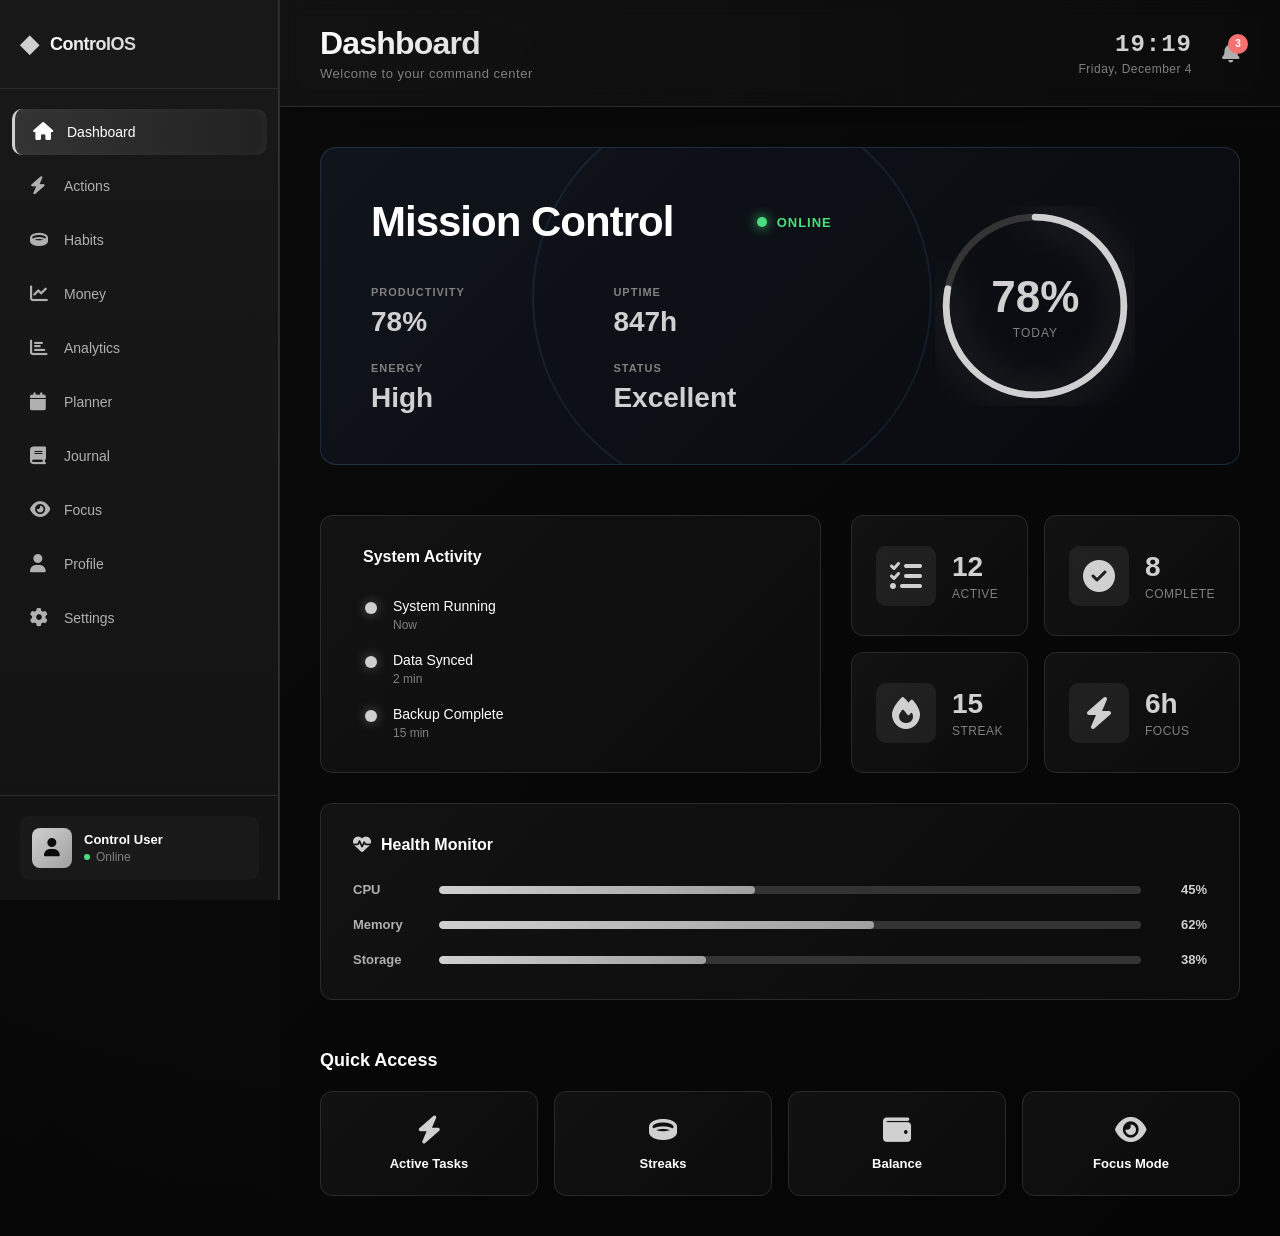
<file: index.html>
<!DOCTYPE html>
<html lang="en">
<head>
    <meta charset="UTF-8">
    <meta name="viewport" content="width=device-width, initial-scale=1.0">
    <link rel="stylesheet" href="https://cdnjs.cloudflare.com/ajax/libs/font-awesome/6.4.0/css/all.min.css">
    <link rel="stylesheet" href="styles.css">
    <link rel="stylesheet" href="components.css">
    <link rel="stylesheet" href="animations.css">
</head>
<body>
    <!-- BACKDROP -->
    <div class="backdrop-glow"></div>

    <!-- SIDEBAR -->
    <aside class="sidebar" id="sidebar">
        <div class="sidebar-header">
            <button class="sidebar-toggle" id="sidebarToggle">
                <i class="fas fa-bars"></i>
            </button>
            <a href="index.html" class="logo">
                <div class="logo-icon">◆</div>
                <div class="logo-text">Control<span>OS</span></div>
            </a>
        </div>

        <nav class="sidebar-nav">
            <ul>
                <li><a href="index.html" class="nav-link active"><i class="fas fa-home"></i><span>Dashboard</span></a></li>
                <li><a href="actions.html" class="nav-link"><i class="fas fa-bolt"></i><span>Actions</span></a></li>
                <li><a href="habits.html" class="nav-link"><i class="fas fa-ring"></i><span>Habits</span></a></li>
                <li><a href="money.html" class="nav-link"><i class="fas fa-chart-line"></i><span>Money</span></a></li>
                <li><a href="analytics.html" class="nav-link"><i class="fas fa-chart-bar"></i><span>Analytics</span></a></li>
                <li><a href="planner.html" class="nav-link"><i class="fas fa-calendar"></i><span>Planner</span></a></li>
                <li><a href="journal.html" class="nav-link"><i class="fas fa-book"></i><span>Journal</span></a></li>
                <li><a href="focus.html" class="nav-link"><i class="fas fa-eye"></i><span>Focus</span></a></li>
                <li><a href="profile.html" class="nav-link"><i class="fas fa-user"></i><span>Profile</span></a></li>
                <li><a href="settings.html" class="nav-link"><i class="fas fa-cog"></i><span>Settings</span></a></li>
            </ul>
        </nav>

        <div class="sidebar-footer">
            <div class="user-profile">
                <div class="user-avatar"><i class="fas fa-user"></i></div>
                <div class="user-info">
                    <div class="user-name">Control User</div>
                    <div class="user-status"><span class="status-dot"></span>Online</div>
                </div>
            </div>
        </div>
    </aside>

    <!-- MAIN CONTAINER -->
    <div class="main-container">
        <!-- TOP BAR -->
        <div class="top-bar">
            <div class="top-bar-left">
                <h1 class="page-title">Dashboard</h1>
                <p class="page-subtitle">Welcome to your command center</p>
            </div>
            <div class="top-bar-right">
                <div class="clock-widget">
                    <div class="time" id="liveTime">14:32</div>
                    <div class="date" id="liveDate">Tuesday, April 14</div>
                </div>
                <div class="notifications-bell">
                    <i class="fas fa-bell"></i>
                    <span class="badge">3</span>
                </div>
            </div>
        </div>

        <!-- CONTENT -->
        <div class="content-area">
            <!-- MISSION CONTROL HERO -->
            <div class="dashboard-hero-cinematic">
                <div class="hero-main-panel">
                    <div class="hero-pulse-ring"></div>
                    <div class="hero-content">
                        <div class="hero-status-row">
                            <h2>Mission Control</h2>
                            <div class="hero-live-indicator">
                                <span class="pulse-dot"></span>
                                <span>ONLINE</span>
                            </div>
                        </div>
                        <div class="hero-system-metrics">
                            <div class="metric-block">
                                <span class="metric-label">Productivity</span>
                                <span class="metric-value">78%</span>
                            </div>
                            <div class="metric-block">
                                <span class="metric-label">Uptime</span>
                                <span class="metric-value">847h</span>
                            </div>
                            <div class="metric-block">
                                <span class="metric-label">Energy</span>
                                <span class="metric-value">High</span>
                            </div>
                            <div class="metric-block">
                                <span class="metric-label">Status</span>
                                <span class="metric-value">Excellent</span>
                            </div>
                        </div>
                    </div>
                </div>

                <div class="hero-radial-section">
                    <div class="radial-progress-container">
                        <svg viewBox="0 0 180 180" class="radial-svg">
                            <circle cx="90" cy="90" r="80" class="radial-bg"></circle>
                            <circle cx="90" cy="90" r="80" class="radial-progress" style="--progress: 78"></circle>
                        </svg>
                        <div class="radial-center">
                            <div class="radial-value">78%</div>
                            <div class="radial-label">Today</div>
                        </div>
                    </div>
                </div>
            </div>

            <!-- DASHBOARD GRID -->
            <div class="dashboard-grid-layout">
                <div class="dashboard-overview-card">
                    <div class="overview-header">
                        <h3><i class="fas fa-activity"></i> System Activity</h3>
                    </div>
                    <div class="overview-timeline">
                        <div class="timeline-marker">
                            <div class="marker-dot"></div>
                            <div class="marker-content">
                                <div class="marker-title">System Running</div>
                                <div class="marker-time">Now</div>
                            </div>
                        </div>
                        <div class="timeline-marker">
                            <div class="marker-dot"></div>
                            <div class="marker-content">
                                <div class="marker-title">Data Synced</div>
                                <div class="marker-time">2 min</div>
                            </div>
                        </div>
                        <div class="timeline-marker">
                            <div class="marker-dot"></div>
                            <div class="marker-content">
                                <div class="marker-title">Backup Complete</div>
                                <div class="marker-time">15 min</div>
                            </div>
                        </div>
                    </div>
                </div>

                <div class="dashboard-stats-grid">
                    <div class="stat-tile">
                        <div class="stat-icon"><i class="fas fa-tasks"></i></div>
                        <div class="stat-data">
                            <span class="stat-value">12</span>
                            <span class="stat-label">Active</span>
                        </div>
                    </div>
                    <div class="stat-tile">
                        <div class="stat-icon"><i class="fas fa-check-circle"></i></div>
                        <div class="stat-data">
                            <span class="stat-value">8</span>
                            <span class="stat-label">Complete</span>
                        </div>
                    </div>
                    <div class="stat-tile">
                        <div class="stat-icon"><i class="fas fa-fire"></i></div>
                        <div class="stat-data">
                            <span class="stat-value">15</span>
                            <span class="stat-label">Streak</span>
                        </div>
                    </div>
                    <div class="stat-tile">
                        <div class="stat-icon"><i class="fas fa-zap"></i></div>
                        <div class="stat-data">
                            <span class="stat-value">6h</span>
                            <span class="stat-label">Focus</span>
                        </div>
                    </div>
                </div>

                <div class="dashboard-health-monitor">
                    <div class="health-header">
                        <h3><i class="fas fa-heartbeat"></i> Health Monitor</h3>
                    </div>
                    <div class="health-indicators">
                        <div class="health-item">
                            <span class="health-name">CPU</span>
                            <div class="health-bar"><div class="health-fill" style="width: 45%"></div></div>
                            <span class="health-pct">45%</span>
                        </div>
                        <div class="health-item">
                            <span class="health-name">Memory</span>
                            <div class="health-bar"><div class="health-fill" style="width: 62%"></div></div>
                            <span class="health-pct">62%</span>
                        </div>
                        <div class="health-item">
                            <span class="health-name">Storage</span>
                            <div class="health-bar"><div class="health-fill" style="width: 38%"></div></div>
                            <span class="health-pct">38%</span>
                        </div>
                    </div>
                </div>
            </div>

            <!-- QUICK ACCESS SECTION -->
            <div class="quick-access-section">
                <h3>Quick Access</h3>
                <div class="quick-links-grid">
                    <a href="actions.html" class="quick-link-card">
                        <i class="fas fa-bolt"></i>
                        <span>Active Tasks</span>
                    </a>
                    <a href="habits.html" class="quick-link-card">
                        <i class="fas fa-ring"></i>
                        <span>Streaks</span>
                    </a>
                    <a href="money.html" class="quick-link-card">
                        <i class="fas fa-wallet"></i>
                        <span>Balance</span>
                    </a>
                    <a href="focus.html" class="quick-link-card">
                        <i class="fas fa-eye"></i>
                        <span>Focus Mode</span>
                    </a>
                </div>
            </div>
        </div>
    </div>

    <script src="script.js"></script>
</body>
</html>
</file>
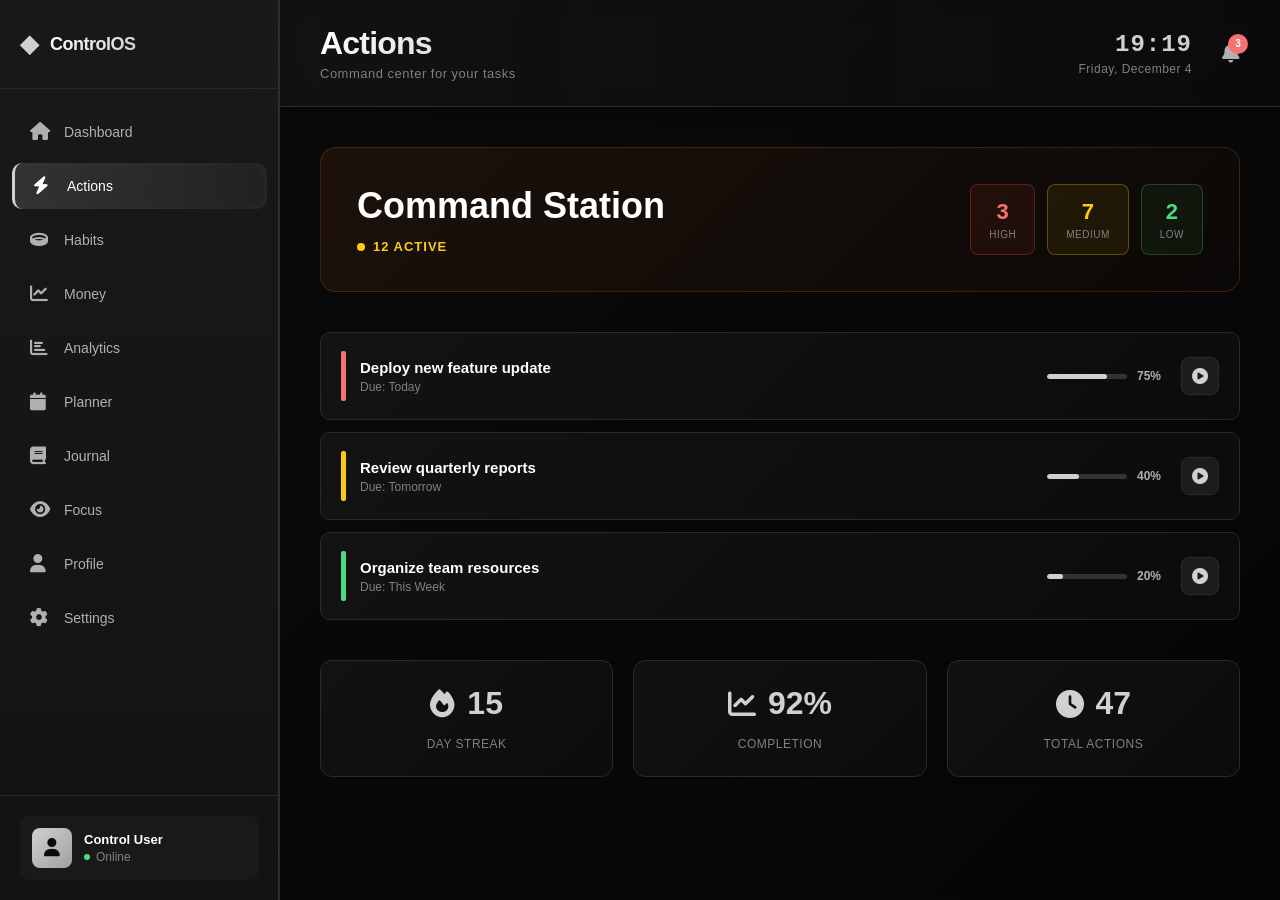
<file: actions.html>
<!DOCTYPE html>
<html lang="en">
<head>
    <meta charset="UTF-8">
    <meta name="viewport" content="width=device-width, initial-scale=1.0">
    <link rel="stylesheet" href="https://cdnjs.cloudflare.com/ajax/libs/font-awesome/6.4.0/css/all.min.css">
    <link rel="stylesheet" href="styles.css">
    <link rel="stylesheet" href="components.css">
    <link rel="stylesheet" href="animations.css">
</head>
<body>
    <div class="backdrop-glow"></div>

    <aside class="sidebar" id="sidebar">
        <div class="sidebar-header">
            <button class="sidebar-toggle" id="sidebarToggle"><i class="fas fa-bars"></i></button>
            <a href="index.html" class="logo">
                <div class="logo-icon">◆</div>
                <div class="logo-text">Control<span>OS</span></div>
            </a>
        </div>

        <nav class="sidebar-nav">
            <ul>
                <li><a href="index.html" class="nav-link"><i class="fas fa-home"></i><span>Dashboard</span></a></li>
                <li><a href="actions.html" class="nav-link active"><i class="fas fa-bolt"></i><span>Actions</span></a></li>
                <li><a href="habits.html" class="nav-link"><i class="fas fa-ring"></i><span>Habits</span></a></li>
                <li><a href="money.html" class="nav-link"><i class="fas fa-chart-line"></i><span>Money</span></a></li>
                <li><a href="analytics.html" class="nav-link"><i class="fas fa-chart-bar"></i><span>Analytics</span></a></li>
                <li><a href="planner.html" class="nav-link"><i class="fas fa-calendar"></i><span>Planner</span></a></li>
                <li><a href="journal.html" class="nav-link"><i class="fas fa-book"></i><span>Journal</span></a></li>
                <li><a href="focus.html" class="nav-link"><i class="fas fa-eye"></i><span>Focus</span></a></li>
                <li><a href="profile.html" class="nav-link"><i class="fas fa-user"></i><span>Profile</span></a></li>
                <li><a href="settings.html" class="nav-link"><i class="fas fa-cog"></i><span>Settings</span></a></li>
            </ul>
        </nav>

        <div class="sidebar-footer">
            <div class="user-profile">
                <div class="user-avatar"><i class="fas fa-user"></i></div>
                <div class="user-info">
                    <div class="user-name">Control User</div>
                    <div class="user-status"><span class="status-dot"></span>Online</div>
                </div>
            </div>
        </div>
    </aside>

    <div class="main-container">
        <div class="top-bar">
            <div class="top-bar-left">
                <h1 class="page-title">Actions</h1>
                <p class="page-subtitle">Command center for your tasks</p>
            </div>
            <div class="top-bar-right">
                <div class="clock-widget">
                    <div class="time" id="liveTime">14:32</div>
                    <div class="date" id="liveDate">Tuesday, April 14</div>
                </div>
                <div class="notifications-bell">
                    <i class="fas fa-bell"></i>
                    <span class="badge">3</span>
                </div>
            </div>
        </div>

        <div class="content-area">
            <!-- COMMAND CENTER HEADER -->
            <div class="actions-command-header">
                <div class="command-alert">
                    <h2>Command Station</h2>
                    <div class="active-count">
                        <span class="pulse-indicator"></span>
                        <span>12 ACTIVE</span>
                    </div>
                </div>
                <div class="priority-summary">
                    <div class="priority-box high">
                        <span class="priority-count">3</span>
                        <span class="priority-label">High</span>
                    </div>
                    <div class="priority-box medium">
                        <span class="priority-count">7</span>
                        <span class="priority-label">Medium</span>
                    </div>
                    <div class="priority-box low">
                        <span class="priority-count">2</span>
                        <span class="priority-label">Low</span>
                    </div>
                </div>
            </div>

            <!-- TASK QUEUE -->
            <div class="task-queue-container">
                <div class="task-queue-item priority-high">
                    <div class="task-priority-bar high"></div>
                    <div class="task-details">
                        <div class="task-title">Deploy new feature update</div>
                        <div class="task-deadline">Due: Today</div>
                    </div>
                    <div class="task-progress-inline">
                        <div class="progress-mini"><div class="progress-fill" style="width: 75%"></div></div>
                        <span>75%</span>
                    </div>
                    <button class="task-action-btn"><i class="fas fa-play-circle"></i></button>
                </div>

                <div class="task-queue-item priority-medium">
                    <div class="task-priority-bar medium"></div>
                    <div class="task-details">
                        <div class="task-title">Review quarterly reports</div>
                        <div class="task-deadline">Due: Tomorrow</div>
                    </div>
                    <div class="task-progress-inline">
                        <div class="progress-mini"><div class="progress-fill" style="width: 40%"></div></div>
                        <span>40%</span>
                    </div>
                    <button class="task-action-btn"><i class="fas fa-play-circle"></i></button>
                </div>

                <div class="task-queue-item priority-low">
                    <div class="task-priority-bar low"></div>
                    <div class="task-details">
                        <div class="task-title">Organize team resources</div>
                        <div class="task-deadline">Due: This Week</div>
                    </div>
                    <div class="task-progress-inline">
                        <div class="progress-mini"><div class="progress-fill" style="width: 20%"></div></div>
                        <span>20%</span>
                    </div>
                    <button class="task-action-btn"><i class="fas fa-play-circle"></i></button>
                </div>
            </div>

            <!-- METRICS -->
            <div class="actions-metrics-row">
                <div class="action-metric-card">
                    <div class="metric-top">
                        <i class="fas fa-fire"></i>
                        <span class="metric-num">15</span>
                    </div>
                    <span class="metric-name">Day Streak</span>
                </div>
                <div class="action-metric-card">
                    <div class="metric-top">
                        <i class="fas fa-chart-line"></i>
                        <span class="metric-num">92%</span>
                    </div>
                    <span class="metric-name">Completion</span>
                </div>
                <div class="action-metric-card">
                    <div class="metric-top">
                        <i class="fas fa-clock"></i>
                        <span class="metric-num">47</span>
                    </div>
                    <span class="metric-name">Total Actions</span>
                </div>
            </div>
        </div>
    </div>

    <script src="script.js"></script>
</body>
</html>
</file>
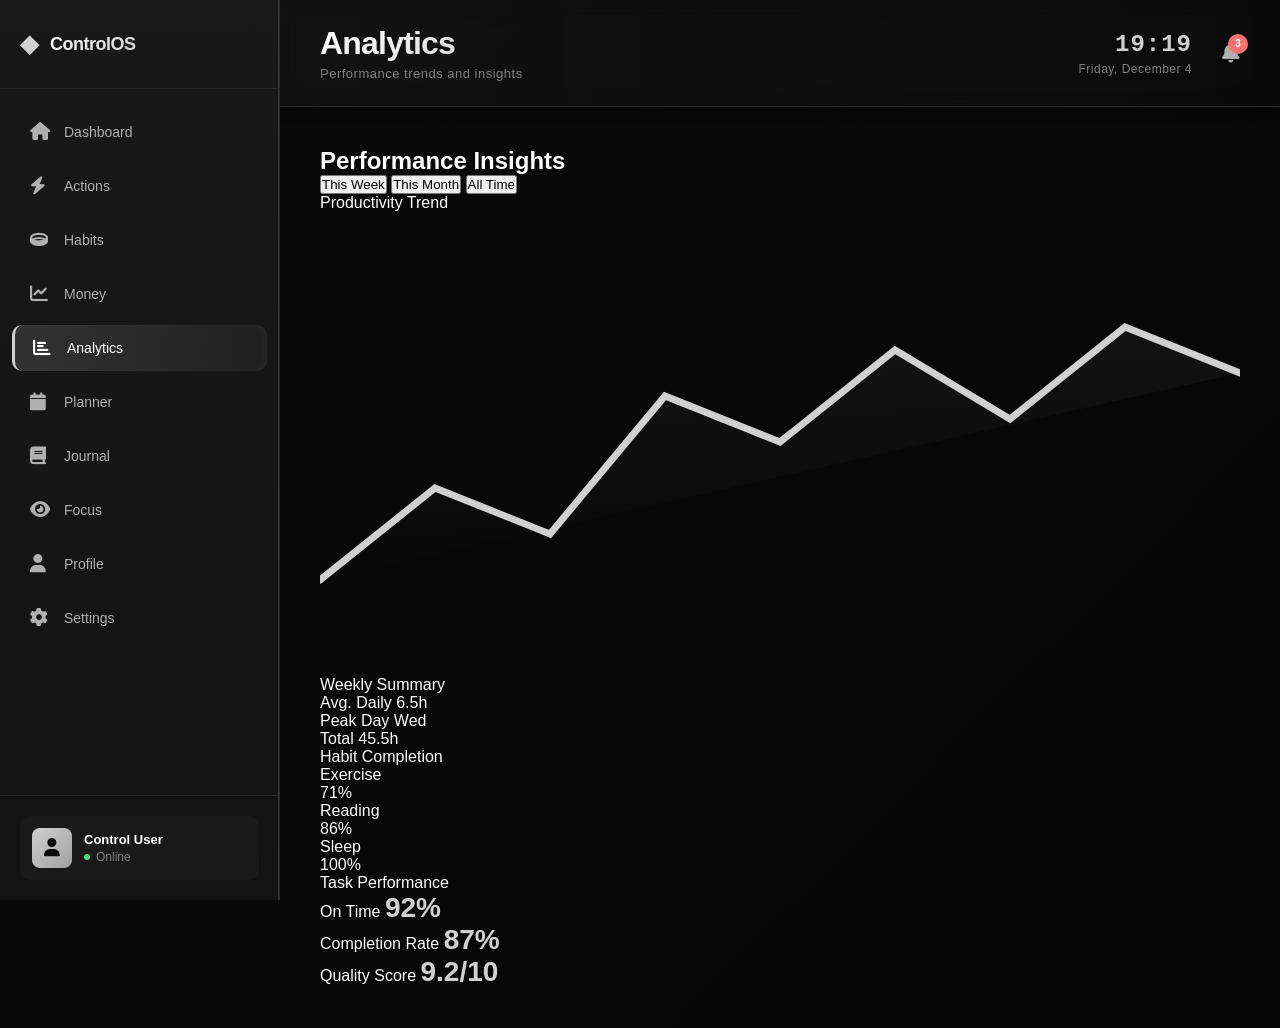
<file: analytics.html>
<!DOCTYPE html>
<html lang="en">
<head>
    <meta charset="UTF-8">
    <meta name="viewport" content="width=device-width, initial-scale=1.0">
    <link rel="stylesheet" href="https://cdnjs.cloudflare.com/ajax/libs/font-awesome/6.4.0/css/all.min.css">
    <link rel="stylesheet" href="styles.css">
    <link rel="stylesheet" href="components.css">
    <link rel="stylesheet" href="animations.css">
</head>
<body>
    <div class="backdrop-glow"></div>

    <aside class="sidebar" id="sidebar">
        <div class="sidebar-header">
            <button class="sidebar-toggle" id="sidebarToggle"><i class="fas fa-bars"></i></button>
            <a href="index.html" class="logo">
                <div class="logo-icon">◆</div>
                <div class="logo-text">Control<span>OS</span></div>
            </a>
        </div>

        <nav class="sidebar-nav">
            <ul>
                <li><a href="index.html" class="nav-link"><i class="fas fa-home"></i><span>Dashboard</span></a></li>
                <li><a href="actions.html" class="nav-link"><i class="fas fa-bolt"></i><span>Actions</span></a></li>
                <li><a href="habits.html" class="nav-link"><i class="fas fa-ring"></i><span>Habits</span></a></li>
                <li><a href="money.html" class="nav-link"><i class="fas fa-chart-line"></i><span>Money</span></a></li>
                <li><a href="analytics.html" class="nav-link active"><i class="fas fa-chart-bar"></i><span>Analytics</span></a></li>
                <li><a href="planner.html" class="nav-link"><i class="fas fa-calendar"></i><span>Planner</span></a></li>
                <li><a href="journal.html" class="nav-link"><i class="fas fa-book"></i><span>Journal</span></a></li>
                <li><a href="focus.html" class="nav-link"><i class="fas fa-eye"></i><span>Focus</span></a></li>
                <li><a href="profile.html" class="nav-link"><i class="fas fa-user"></i><span>Profile</span></a></li>
                <li><a href="settings.html" class="nav-link"><i class="fas fa-cog"></i><span>Settings</span></a></li>
            </ul>
        </nav>

        <div class="sidebar-footer">
            <div class="user-profile">
                <div class="user-avatar"><i class="fas fa-user"></i></div>
                <div class="user-info">
                    <div class="user-name">Control User</div>
                    <div class="user-status"><span class="status-dot"></span>Online</div>
                </div>
            </div>
        </div>
    </aside>

    <div class="main-container">
        <div class="top-bar">
            <div class="top-bar-left">
                <h1 class="page-title">Analytics</h1>
                <p class="page-subtitle">Performance trends and insights</p>
            </div>
            <div class="top-bar-right">
                <div class="clock-widget">
                    <div class="time" id="liveTime">14:32</div>
                    <div class="date" id="liveDate">Tuesday, April 14</div>
                </div>
                <div class="notifications-bell">
                    <i class="fas fa-bell"></i>
                    <span class="badge">3</span>
                </div>
            </div>
        </div>

        <div class="content-area">
            <!-- ANALYTICS HEADER -->
            <div class="analytics-header">
                <h2>Performance Insights</h2>
                <div class="analytics-period">
                    <button class="period-btn active">This Week</button>
                    <button class="period-btn">This Month</button>
                    <button class="period-btn">All Time</button>
                </div>
            </div>

            <!-- ANALYTICS GRID -->
            <div class="analytics-grid">
                <div class="analytics-card large">
                    <div class="analytics-title">Productivity Trend</div>
                    <div class="chart-placeholder">
                        <svg viewBox="0 0 400 200" class="simple-chart">
                            <polyline points="0,160 50,120 100,140 150,80 200,100 250,60 300,90 350,50 400,70" fill="none" stroke="#d0d0d0" stroke-width="3" stroke-linecap="round"/>
                            <polyline points="0,160 50,120 100,140 150,80 200,100 250,60 300,90 350,50 400,70" fill="url(#grad)" opacity="0.2"/>
                            <defs>
                                <linearGradient id="grad" x1="0%" y1="0%" x2="0%" y2="100%">
                                    <stop offset="0%" style="stop-color:#d0d0d0;stop-opacity:0.3" />
                                    <stop offset="100%" style="stop-color:#d0d0d0;stop-opacity:0" />
                                </linearGradient>
                            </defs>
                        </svg>
                    </div>
                </div>

                <div class="analytics-card">
                    <div class="analytics-title">Weekly Summary</div>
                    <div class="summary-stats">
                        <div class="summary-item">
                            <span class="summary-label">Avg. Daily</span>
                            <span class="summary-value">6.5h</span>
                        </div>
                        <div class="summary-item">
                            <span class="summary-label">Peak Day</span>
                            <span class="summary-value">Wed</span>
                        </div>
                        <div class="summary-item">
                            <span class="summary-label">Total</span>
                            <span class="summary-value">45.5h</span>
                        </div>
                    </div>
                </div>

                <div class="analytics-card">
                    <div class="analytics-title">Habit Completion</div>
                    <div class="completion-metrics">
                        <div class="completion-item">
                            <div class="completion-label">Exercise</div>
                            <div class="completion-bar"><div class="completion-fill" style="width: 71%"></div></div>
                            <div class="completion-pct">71%</div>
                        </div>
                        <div class="completion-item">
                            <div class="completion-label">Reading</div>
                            <div class="completion-bar"><div class="completion-fill" style="width: 86%"></div></div>
                            <div class="completion-pct">86%</div>
                        </div>
                        <div class="completion-item">
                            <div class="completion-label">Sleep</div>
                            <div class="completion-bar"><div class="completion-fill" style="width: 100%"></div></div>
                            <div class="completion-pct">100%</div>
                        </div>
                    </div>
                </div>

                <div class="analytics-card">
                    <div class="analytics-title">Task Performance</div>
                    <div class="performance-metrics">
                        <div class="metric-row">
                            <span>On Time</span>
                            <span class="metric-value success">92%</span>
                        </div>
                        <div class="metric-row">
                            <span>Completion Rate</span>
                            <span class="metric-value">87%</span>
                        </div>
                        <div class="metric-row">
                            <span>Quality Score</span>
                            <span class="metric-value">9.2/10</span>
                        </div>
                    </div>
                </div>
            </div>
        </div>
    </div>

    <script src="script.js"></script>
</body>
</html>
</file>
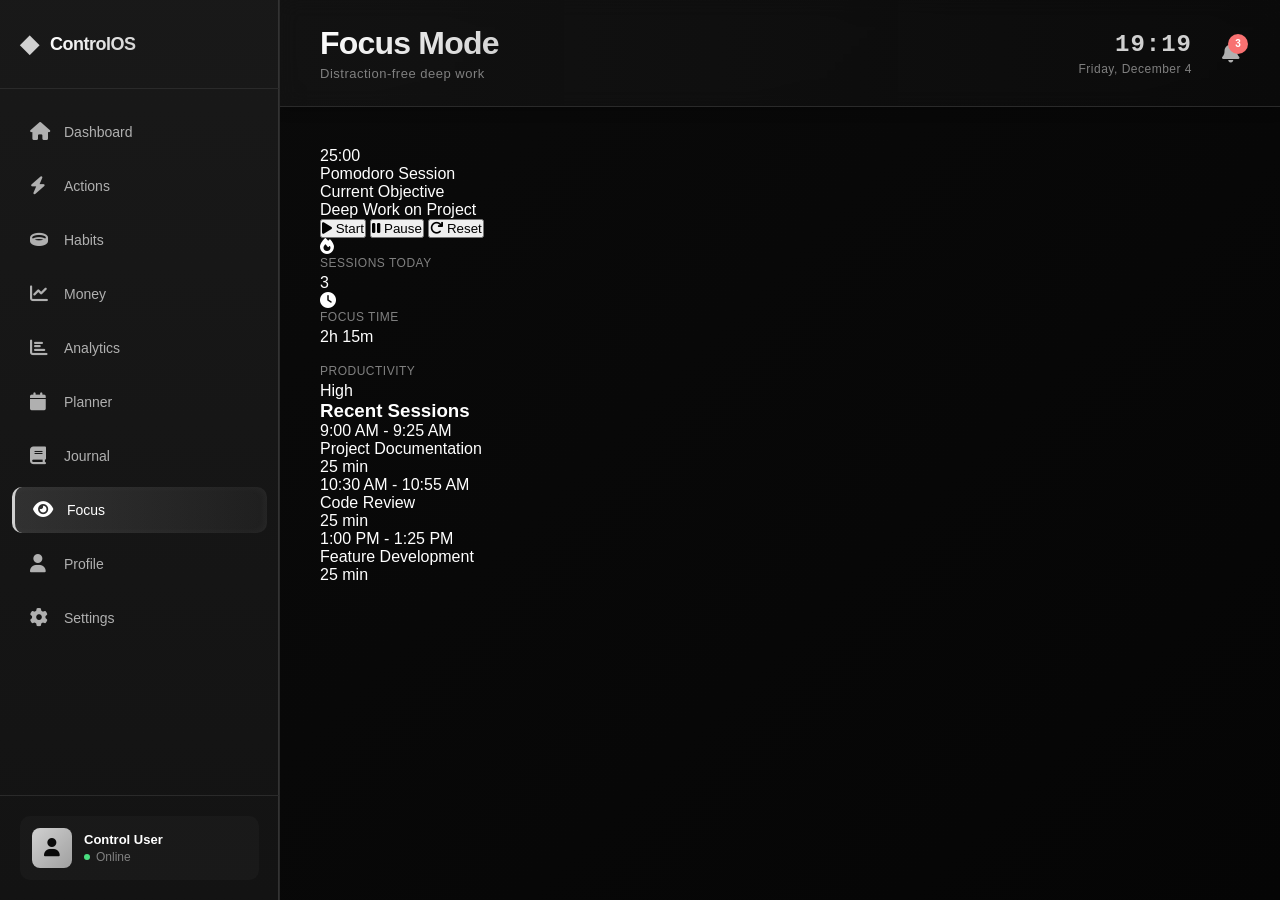
<file: focus.html>
<!DOCTYPE html>
<html lang="en">
<head>
    <meta charset="UTF-8">
    <meta name="viewport" content="width=device-width, initial-scale=1.0">
    <link rel="stylesheet" href="https://cdnjs.cloudflare.com/ajax/libs/font-awesome/6.4.0/css/all.min.css">
    <link rel="stylesheet" href="styles.css">
    <link rel="stylesheet" href="components.css">
    <link rel="stylesheet" href="animations.css">
</head>
<body>
    <div class="backdrop-glow"></div>

    <aside class="sidebar" id="sidebar">
        <div class="sidebar-header">
            <button class="sidebar-toggle" id="sidebarToggle"><i class="fas fa-bars"></i></button>
            <a href="index.html" class="logo">
                <div class="logo-icon">◆</div>
                <div class="logo-text">Control<span>OS</span></div>
            </a>
        </div>

        <nav class="sidebar-nav">
            <ul>
                <li><a href="index.html" class="nav-link"><i class="fas fa-home"></i><span>Dashboard</span></a></li>
                <li><a href="actions.html" class="nav-link"><i class="fas fa-bolt"></i><span>Actions</span></a></li>
                <li><a href="habits.html" class="nav-link"><i class="fas fa-ring"></i><span>Habits</span></a></li>
                <li><a href="money.html" class="nav-link"><i class="fas fa-chart-line"></i><span>Money</span></a></li>
                <li><a href="analytics.html" class="nav-link"><i class="fas fa-chart-bar"></i><span>Analytics</span></a></li>
                <li><a href="planner.html" class="nav-link"><i class="fas fa-calendar"></i><span>Planner</span></a></li>
                <li><a href="journal.html" class="nav-link"><i class="fas fa-book"></i><span>Journal</span></a></li>
                <li><a href="focus.html" class="nav-link active"><i class="fas fa-eye"></i><span>Focus</span></a></li>
                <li><a href="profile.html" class="nav-link"><i class="fas fa-user"></i><span>Profile</span></a></li>
                <li><a href="settings.html" class="nav-link"><i class="fas fa-cog"></i><span>Settings</span></a></li>
            </ul>
        </nav>

        <div class="sidebar-footer">
            <div class="user-profile">
                <div class="user-avatar"><i class="fas fa-user"></i></div>
                <div class="user-info">
                    <div class="user-name">Control User</div>
                    <div class="user-status"><span class="status-dot"></span>Online</div>
                </div>
            </div>
        </div>
    </aside>

    <div class="main-container">
        <div class="top-bar">
            <div class="top-bar-left">
                <h1 class="page-title">Focus Mode</h1>
                <p class="page-subtitle">Distraction-free deep work</p>
            </div>
            <div class="top-bar-right">
                <div class="clock-widget">
                    <div class="time" id="liveTime">14:32</div>
                    <div class="date" id="liveDate">Tuesday, April 14</div>
                </div>
                <div class="notifications-bell">
                    <i class="fas fa-bell"></i>
                    <span class="badge">3</span>
                </div>
            </div>
        </div>

        <div class="content-area">
            <!-- FOCUS HERO -->
            <div class="focus-hero">
                <div class="focus-center">
                    <div class="focus-timer-display">
                        <div class="timer-value">25:00</div>
                        <div class="timer-label">Pomodoro Session</div>
                    </div>

                    <div class="focus-objective">
                        <div class="objective-label">Current Objective</div>
                        <div class="objective-title">Deep Work on Project</div>
                    </div>

                    <div class="focus-controls">
                        <button class="focus-btn start"><i class="fas fa-play"></i> Start</button>
                        <button class="focus-btn pause"><i class="fas fa-pause"></i> Pause</button>
                        <button class="focus-btn reset"><i class="fas fa-redo"></i> Reset</button>
                    </div>
                </div>
            </div>

            <!-- SESSION STATS -->
            <div class="session-stats">
                <div class="stat-card">
                    <i class="fas fa-fire"></i>
                    <div class="stat-data">
                        <span class="stat-label">Sessions Today</span>
                        <span class="stat-val">3</span>
                    </div>
                </div>
                <div class="stat-card">
                    <i class="fas fa-clock"></i>
                    <div class="stat-data">
                        <span class="stat-label">Focus Time</span>
                        <span class="stat-val">2h 15m</span>
                    </div>
                </div>
                <div class="stat-card">
                    <i class="fas fa-target"></i>
                    <div class="stat-data">
                        <span class="stat-label">Productivity</span>
                        <span class="stat-val">High</span>
                    </div>
                </div>
            </div>

            <!-- SESSION HISTORY -->
            <div class="session-history">
                <h3>Recent Sessions</h3>
                <div class="history-list">
                    <div class="history-item">
                        <div class="history-time">9:00 AM - 9:25 AM</div>
                        <div class="history-task">Project Documentation</div>
                        <div class="history-duration">25 min</div>
                    </div>
                    <div class="history-item">
                        <div class="history-time">10:30 AM - 10:55 AM</div>
                        <div class="history-task">Code Review</div>
                        <div class="history-duration">25 min</div>
                    </div>
                    <div class="history-item">
                        <div class="history-time">1:00 PM - 1:25 PM</div>
                        <div class="history-task">Feature Development</div>
                        <div class="history-duration">25 min</div>
                    </div>
                </div>
            </div>
        </div>
    </div>

    <script src="script.js"></script>
</body>
</html>
</file>
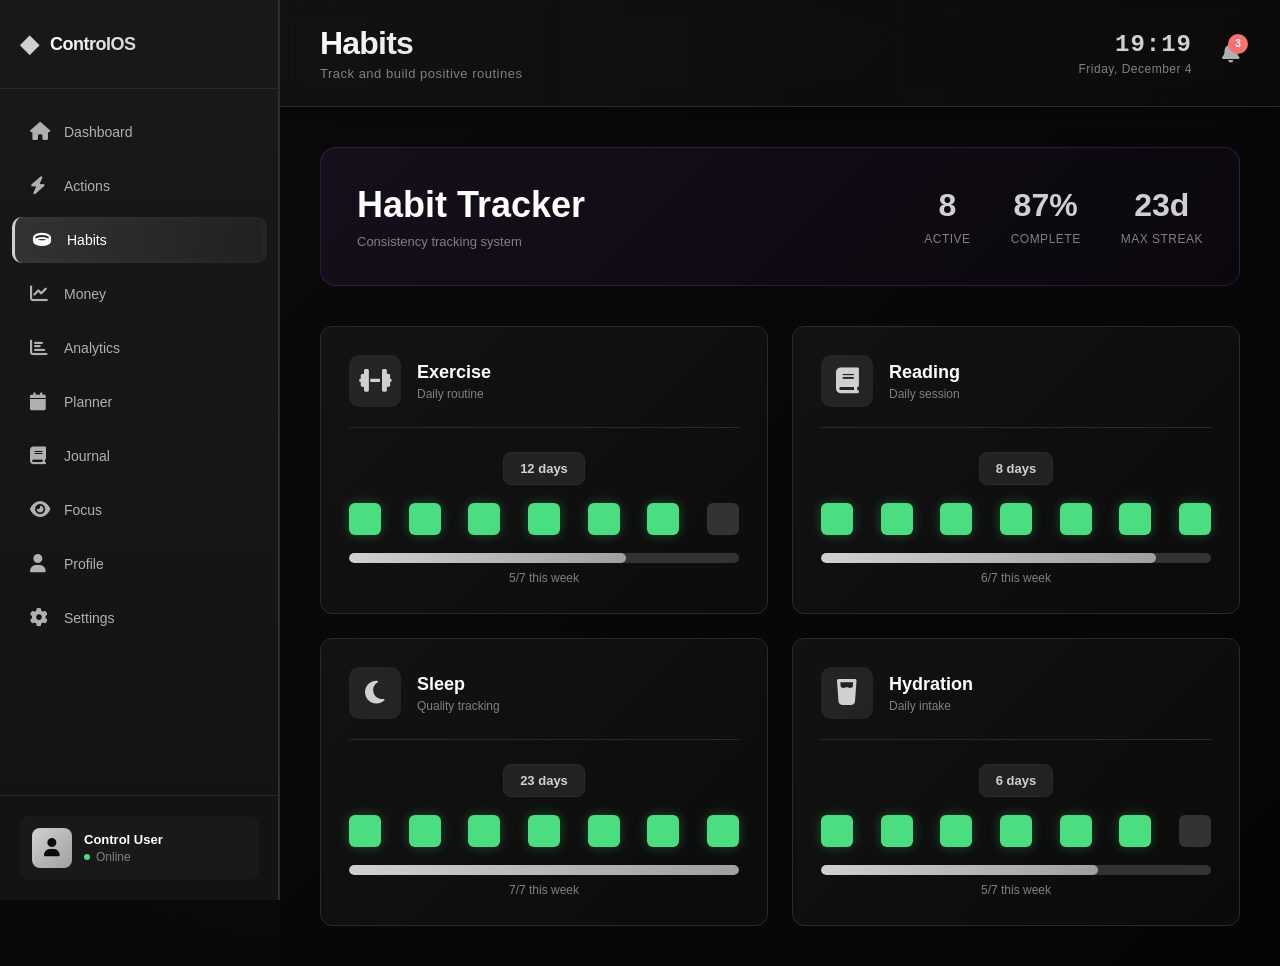
<file: habits.html>
<!DOCTYPE html>
<html lang="en">
<head>
    <meta charset="UTF-8">
    <meta name="viewport" content="width=device-width, initial-scale=1.0">
    <link rel="stylesheet" href="https://cdnjs.cloudflare.com/ajax/libs/font-awesome/6.4.0/css/all.min.css">
    <link rel="stylesheet" href="styles.css">
    <link rel="stylesheet" href="components.css">
    <link rel="stylesheet" href="animations.css">
</head>
<body>
    <div class="backdrop-glow"></div>

    <aside class="sidebar" id="sidebar">
        <div class="sidebar-header">
            <button class="sidebar-toggle" id="sidebarToggle"><i class="fas fa-bars"></i></button>
            <a href="index.html" class="logo">
                <div class="logo-icon">◆</div>
                <div class="logo-text">Control<span>OS</span></div>
            </a>
        </div>

        <nav class="sidebar-nav">
            <ul>
                <li><a href="index.html" class="nav-link"><i class="fas fa-home"></i><span>Dashboard</span></a></li>
                <li><a href="actions.html" class="nav-link"><i class="fas fa-bolt"></i><span>Actions</span></a></li>
                <li><a href="habits.html" class="nav-link active"><i class="fas fa-ring"></i><span>Habits</span></a></li>
                <li><a href="money.html" class="nav-link"><i class="fas fa-chart-line"></i><span>Money</span></a></li>
                <li><a href="analytics.html" class="nav-link"><i class="fas fa-chart-bar"></i><span>Analytics</span></a></li>
                <li><a href="planner.html" class="nav-link"><i class="fas fa-calendar"></i><span>Planner</span></a></li>
                <li><a href="journal.html" class="nav-link"><i class="fas fa-book"></i><span>Journal</span></a></li>
                <li><a href="focus.html" class="nav-link"><i class="fas fa-eye"></i><span>Focus</span></a></li>
                <li><a href="profile.html" class="nav-link"><i class="fas fa-user"></i><span>Profile</span></a></li>
                <li><a href="settings.html" class="nav-link"><i class="fas fa-cog"></i><span>Settings</span></a></li>
            </ul>
        </nav>

        <div class="sidebar-footer">
            <div class="user-profile">
                <div class="user-avatar"><i class="fas fa-user"></i></div>
                <div class="user-info">
                    <div class="user-name">Control User</div>
                    <div class="user-status"><span class="status-dot"></span>Online</div>
                </div>
            </div>
        </div>
    </aside>

    <div class="main-container">
        <div class="top-bar">
            <div class="top-bar-left">
                <h1 class="page-title">Habits</h1>
                <p class="page-subtitle">Track and build positive routines</p>
            </div>
            <div class="top-bar-right">
                <div class="clock-widget">
                    <div class="time" id="liveTime">14:32</div>
                    <div class="date" id="liveDate">Tuesday, April 14</div>
                </div>
                <div class="notifications-bell">
                    <i class="fas fa-bell"></i>
                    <span class="badge">3</span>
                </div>
            </div>
        </div>

        <div class="content-area">
            <!-- HABIT TRACKER HEADER -->
            <div class="habit-tracker-header">
                <div class="tracker-title">
                    <h2>Habit Tracker</h2>
                    <p>Consistency tracking system</p>
                </div>
                <div class="tracker-stats">
                    <div class="tracker-stat">
                        <span class="tracker-num">8</span>
                        <span class="tracker-label">Active</span>
                    </div>
                    <div class="tracker-stat">
                        <span class="tracker-num">87%</span>
                        <span class="tracker-label">Complete</span>
                    </div>
                    <div class="tracker-stat">
                        <span class="tracker-num">23d</span>
                        <span class="tracker-label">Max Streak</span>
                    </div>
                </div>
            </div>

            <!-- HABIT CARDS -->
            <div class="habits-container">
                <div class="habit-tracking-card">
                    <div class="habit-header-section">
                        <div class="habit-icon-circle"><i class="fas fa-dumbbell"></i></div>
                        <div class="habit-title-section">
                            <h3>Exercise</h3>
                            <p>Daily routine</p>
                        </div>
                    </div>
                    <div class="habit-body-section">
                        <div class="streak-display">
                            <span class="streak-badge">12 days</span>
                        </div>
                        <div class="week-dots">
                            <div class="day-check done"></div>
                            <div class="day-check done"></div>
                            <div class="day-check done"></div>
                            <div class="day-check done"></div>
                            <div class="day-check done"></div>
                            <div class="day-check done"></div>
                            <div class="day-check"></div>
                        </div>
                        <div class="habit-progress-large">
                            <div class="progress-track"><div class="progress-bar-fill" style="width: 71%"></div></div>
                            <span class="progress-text">5/7 this week</span>
                        </div>
                    </div>
                </div>

                <div class="habit-tracking-card">
                    <div class="habit-header-section">
                        <div class="habit-icon-circle"><i class="fas fa-book"></i></div>
                        <div class="habit-title-section">
                            <h3>Reading</h3>
                            <p>Daily session</p>
                        </div>
                    </div>
                    <div class="habit-body-section">
                        <div class="streak-display">
                            <span class="streak-badge">8 days</span>
                        </div>
                        <div class="week-dots">
                            <div class="day-check done"></div>
                            <div class="day-check done"></div>
                            <div class="day-check done"></div>
                            <div class="day-check done"></div>
                            <div class="day-check done"></div>
                            <div class="day-check done"></div>
                            <div class="day-check done"></div>
                        </div>
                        <div class="habit-progress-large">
                            <div class="progress-track"><div class="progress-bar-fill" style="width: 86%"></div></div>
                            <span class="progress-text">6/7 this week</span>
                        </div>
                    </div>
                </div>

                <div class="habit-tracking-card">
                    <div class="habit-header-section">
                        <div class="habit-icon-circle"><i class="fas fa-moon"></i></div>
                        <div class="habit-title-section">
                            <h3>Sleep</h3>
                            <p>Quality tracking</p>
                        </div>
                    </div>
                    <div class="habit-body-section">
                        <div class="streak-display">
                            <span class="streak-badge">23 days</span>
                        </div>
                        <div class="week-dots">
                            <div class="day-check done"></div>
                            <div class="day-check done"></div>
                            <div class="day-check done"></div>
                            <div class="day-check done"></div>
                            <div class="day-check done"></div>
                            <div class="day-check done"></div>
                            <div class="day-check done"></div>
                        </div>
                        <div class="habit-progress-large">
                            <div class="progress-track"><div class="progress-bar-fill" style="width: 100%"></div></div>
                            <span class="progress-text">7/7 this week</span>
                        </div>
                    </div>
                </div>

                <div class="habit-tracking-card">
                    <div class="habit-header-section">
                        <div class="habit-icon-circle"><i class="fas fa-glass-water"></i></div>
                        <div class="habit-title-section">
                            <h3>Hydration</h3>
                            <p>Daily intake</p>
                        </div>
                    </div>
                    <div class="habit-body-section">
                        <div class="streak-display">
                            <span class="streak-badge">6 days</span>
                        </div>
                        <div class="week-dots">
                            <div class="day-check done"></div>
                            <div class="day-check done"></div>
                            <div class="day-check done"></div>
                            <div class="day-check done"></div>
                            <div class="day-check done"></div>
                            <div class="day-check done"></div>
                            <div class="day-check"></div>
                        </div>
                        <div class="habit-progress-large">
                            <div class="progress-track"><div class="progress-bar-fill" style="width: 71%"></div></div>
                            <span class="progress-text">5/7 this week</span>
                        </div>
                    </div>
                </div>
            </div>
        </div>
    </div>

    <script src="script.js"></script>
</body>
</html>
</file>
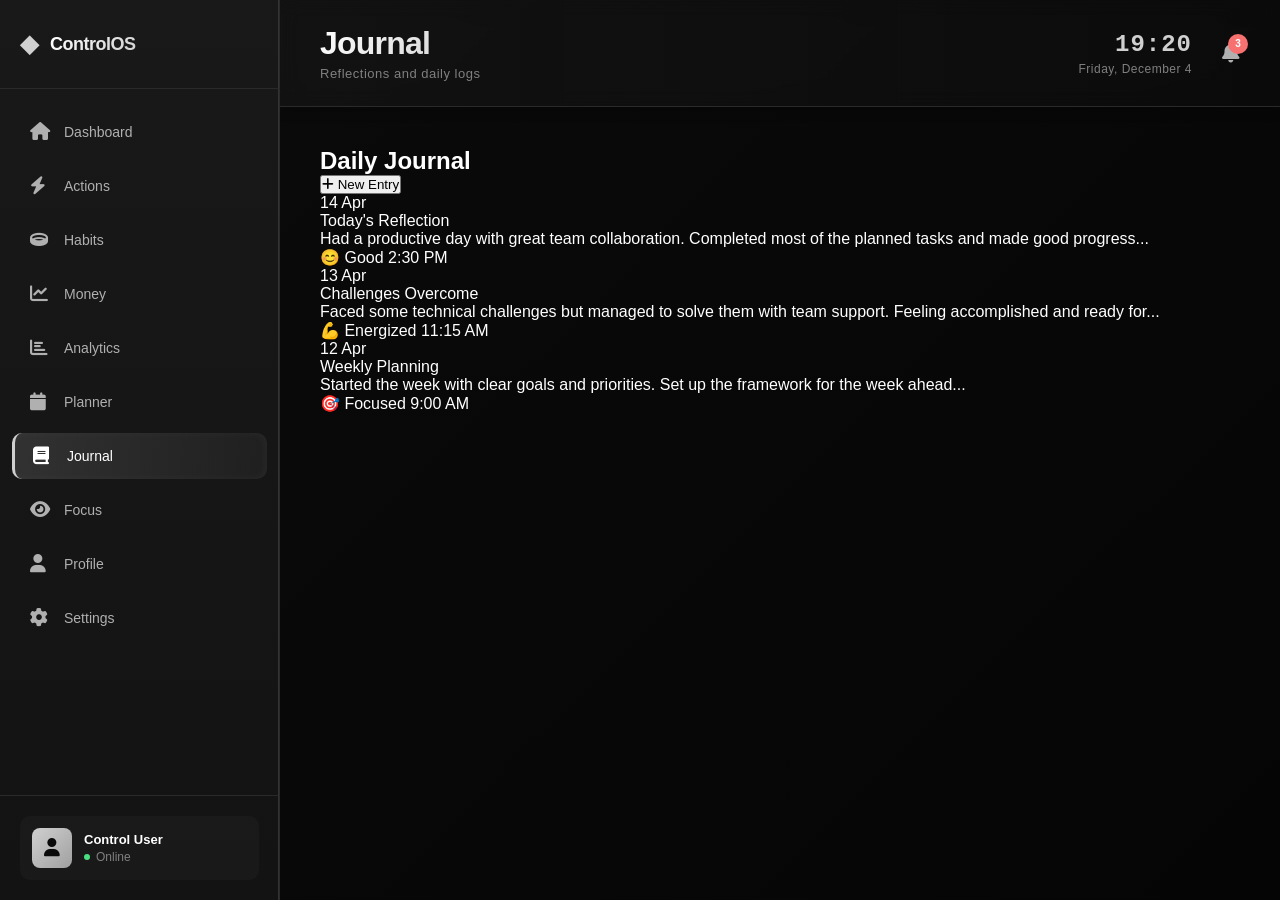
<file: journal.html>
<!DOCTYPE html>
<html lang="en">
<head>
    <meta charset="UTF-8">
    <meta name="viewport" content="width=device-width, initial-scale=1.0">
    <link rel="stylesheet" href="https://cdnjs.cloudflare.com/ajax/libs/font-awesome/6.4.0/css/all.min.css">
    <link rel="stylesheet" href="styles.css">
    <link rel="stylesheet" href="components.css">
    <link rel="stylesheet" href="animations.css">
</head>
<body>
    <div class="backdrop-glow"></div>

    <aside class="sidebar" id="sidebar">
        <div class="sidebar-header">
            <button class="sidebar-toggle" id="sidebarToggle"><i class="fas fa-bars"></i></button>
            <a href="index.html" class="logo">
                <div class="logo-icon">◆</div>
                <div class="logo-text">Control<span>OS</span></div>
            </a>
        </div>

        <nav class="sidebar-nav">
            <ul>
                <li><a href="index.html" class="nav-link"><i class="fas fa-home"></i><span>Dashboard</span></a></li>
                <li><a href="actions.html" class="nav-link"><i class="fas fa-bolt"></i><span>Actions</span></a></li>
                <li><a href="habits.html" class="nav-link"><i class="fas fa-ring"></i><span>Habits</span></a></li>
                <li><a href="money.html" class="nav-link"><i class="fas fa-chart-line"></i><span>Money</span></a></li>
                <li><a href="analytics.html" class="nav-link"><i class="fas fa-chart-bar"></i><span>Analytics</span></a></li>
                <li><a href="planner.html" class="nav-link"><i class="fas fa-calendar"></i><span>Planner</span></a></li>
                <li><a href="journal.html" class="nav-link active"><i class="fas fa-book"></i><span>Journal</span></a></li>
                <li><a href="focus.html" class="nav-link"><i class="fas fa-eye"></i><span>Focus</span></a></li>
                <li><a href="profile.html" class="nav-link"><i class="fas fa-user"></i><span>Profile</span></a></li>
                <li><a href="settings.html" class="nav-link"><i class="fas fa-cog"></i><span>Settings</span></a></li>
            </ul>
        </nav>

        <div class="sidebar-footer">
            <div class="user-profile">
                <div class="user-avatar"><i class="fas fa-user"></i></div>
                <div class="user-info">
                    <div class="user-name">Control User</div>
                    <div class="user-status"><span class="status-dot"></span>Online</div>
                </div>
            </div>
        </div>
    </aside>

    <div class="main-container">
        <div class="top-bar">
            <div class="top-bar-left">
                <h1 class="page-title">Journal</h1>
                <p class="page-subtitle">Reflections and daily logs</p>
            </div>
            <div class="top-bar-right">
                <div class="clock-widget">
                    <div class="time" id="liveTime">14:32</div>
                    <div class="date" id="liveDate">Tuesday, April 14</div>
                </div>
                <div class="notifications-bell">
                    <i class="fas fa-bell"></i>
                    <span class="badge">3</span>
                </div>
            </div>
        </div>

        <div class="content-area">
            <!-- JOURNAL HEADER -->
            <div class="journal-header">
                <h2>Daily Journal</h2>
                <button class="journal-new-btn"><i class="fas fa-plus"></i> New Entry</button>
            </div>

            <!-- ENTRIES LIST -->
            <div class="journal-entries">
                <div class="journal-entry">
                    <div class="entry-date">
                        <span class="date-day">14</span>
                        <span class="date-month">Apr</span>
                    </div>
                    <div class="entry-content">
                        <div class="entry-title">Today's Reflection</div>
                        <div class="entry-preview">Had a productive day with great team collaboration. Completed most of the planned tasks and made good progress...</div>
                        <div class="entry-meta">
                            <span class="entry-mood">😊 Good</span>
                            <span class="entry-time">2:30 PM</span>
                        </div>
                    </div>
                </div>

                <div class="journal-entry">
                    <div class="entry-date">
                        <span class="date-day">13</span>
                        <span class="date-month">Apr</span>
                    </div>
                    <div class="entry-content">
                        <div class="entry-title">Challenges Overcome</div>
                        <div class="entry-preview">Faced some technical challenges but managed to solve them with team support. Feeling accomplished and ready for...</div>
                        <div class="entry-meta">
                            <span class="entry-mood">💪 Energized</span>
                            <span class="entry-time">11:15 AM</span>
                        </div>
                    </div>
                </div>

                <div class="journal-entry">
                    <div class="entry-date">
                        <span class="date-day">12</span>
                        <span class="date-month">Apr</span>
                    </div>
                    <div class="entry-content">
                        <div class="entry-title">Weekly Planning</div>
                        <div class="entry-preview">Started the week with clear goals and priorities. Set up the framework for the week ahead...</div>
                        <div class="entry-meta">
                            <span class="entry-mood">🎯 Focused</span>
                            <span class="entry-time">9:00 AM</span>
                        </div>
                    </div>
                </div>
            </div>
        </div>
    </div>

    <script src="script.js"></script>
</body>
</html>
</file>
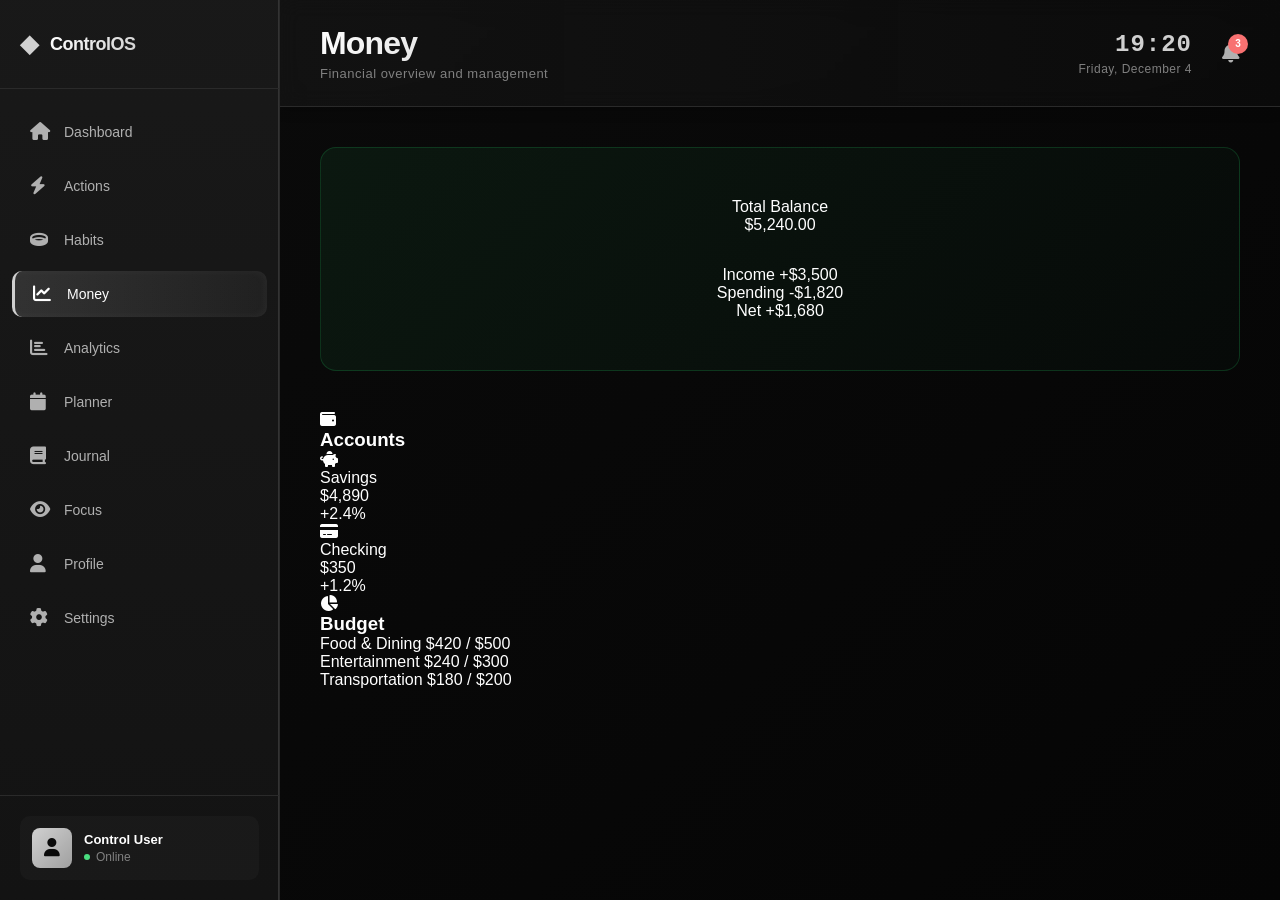
<file: money.html>
<!DOCTYPE html>
<html lang="en">
<head>
    <meta charset="UTF-8">
    <meta name="viewport" content="width=device-width, initial-scale=1.0">
    <link rel="stylesheet" href="https://cdnjs.cloudflare.com/ajax/libs/font-awesome/6.4.0/css/all.min.css">
    <link rel="stylesheet" href="styles.css">
    <link rel="stylesheet" href="components.css">
    <link rel="stylesheet" href="animations.css">
</head>
<body>
    <div class="backdrop-glow"></div>

    <aside class="sidebar" id="sidebar">
        <div class="sidebar-header">
            <button class="sidebar-toggle" id="sidebarToggle"><i class="fas fa-bars"></i></button>
            <a href="index.html" class="logo">
                <div class="logo-icon">◆</div>
                <div class="logo-text">Control<span>OS</span></div>
            </a>
        </div>

        <nav class="sidebar-nav">
            <ul>
                <li><a href="index.html" class="nav-link"><i class="fas fa-home"></i><span>Dashboard</span></a></li>
                <li><a href="actions.html" class="nav-link"><i class="fas fa-bolt"></i><span>Actions</span></a></li>
                <li><a href="habits.html" class="nav-link"><i class="fas fa-ring"></i><span>Habits</span></a></li>
                <li><a href="money.html" class="nav-link active"><i class="fas fa-chart-line"></i><span>Money</span></a></li>
                <li><a href="analytics.html" class="nav-link"><i class="fas fa-chart-bar"></i><span>Analytics</span></a></li>
                <li><a href="planner.html" class="nav-link"><i class="fas fa-calendar"></i><span>Planner</span></a></li>
                <li><a href="journal.html" class="nav-link"><i class="fas fa-book"></i><span>Journal</span></a></li>
                <li><a href="focus.html" class="nav-link"><i class="fas fa-eye"></i><span>Focus</span></a></li>
                <li><a href="profile.html" class="nav-link"><i class="fas fa-user"></i><span>Profile</span></a></li>
                <li><a href="settings.html" class="nav-link"><i class="fas fa-cog"></i><span>Settings</span></a></li>
            </ul>
        </nav>

        <div class="sidebar-footer">
            <div class="user-profile">
                <div class="user-avatar"><i class="fas fa-user"></i></div>
                <div class="user-info">
                    <div class="user-name">Control User</div>
                    <div class="user-status"><span class="status-dot"></span>Online</div>
                </div>
            </div>
        </div>
    </aside>

    <div class="main-container">
        <div class="top-bar">
            <div class="top-bar-left">
                <h1 class="page-title">Money</h1>
                <p class="page-subtitle">Financial overview and management</p>
            </div>
            <div class="top-bar-right">
                <div class="clock-widget">
                    <div class="time" id="liveTime">14:32</div>
                    <div class="date" id="liveDate">Tuesday, April 14</div>
                </div>
                <div class="notifications-bell">
                    <i class="fas fa-bell"></i>
                    <span class="badge">3</span>
                </div>
            </div>
        </div>

        <div class="content-area">
            <!-- FINANCE COCKPIT -->
            <div class="finance-cockpit-display">
                <div class="balance-main">
                    <div class="balance-label">Total Balance</div>
                    <div class="balance-amount">$5,240.00</div>
                </div>
                <div class="cockpit-flow">
                    <div class="flow-item income">
                        <span class="flow-label">Income</span>
                        <span class="flow-amount">+$3,500</span>
                    </div>
                    <div class="flow-divider"></div>
                    <div class="flow-item spending">
                        <span class="flow-label">Spending</span>
                        <span class="flow-amount">-$1,820</span>
                    </div>
                    <div class="flow-divider"></div>
                    <div class="flow-item net">
                        <span class="flow-label">Net</span>
                        <span class="flow-amount">+$1,680</span>
                    </div>
                </div>
            </div>

            <!-- MONEY PANELS -->
            <div class="money-panels-layout">
                <div class="money-panel-accounts">
                    <div class="panel-label">
                        <i class="fas fa-wallet"></i>
                        <h3>Accounts</h3>
                    </div>
                    <div class="accounts-stack">
                        <div class="account-entry">
                            <div class="account-left">
                                <span class="account-icon-mini"><i class="fas fa-piggy-bank"></i></span>
                                <div class="account-info">
                                    <div class="account-name">Savings</div>
                                    <div class="account-amt">$4,890</div>
                                </div>
                            </div>
                            <span class="account-change">+2.4%</span>
                        </div>
                        <div class="account-entry">
                            <div class="account-left">
                                <span class="account-icon-mini"><i class="fas fa-credit-card"></i></span>
                                <div class="account-info">
                                    <div class="account-name">Checking</div>
                                    <div class="account-amt">$350</div>
                                </div>
                            </div>
                            <span class="account-change">+1.2%</span>
                        </div>
                    </div>
                </div>

                <div class="money-panel-budget">
                    <div class="panel-label">
                        <i class="fas fa-chart-pie"></i>
                        <h3>Budget</h3>
                    </div>
                    <div class="budget-stack">
                        <div class="budget-entry">
                            <div class="budget-row-top">
                                <span class="budget-name">Food & Dining</span>
                                <span class="budget-amt">$420 / $500</span>
                            </div>
                            <div class="budget-progress"><div class="budget-bar" style="width: 84%"></div></div>
                        </div>
                        <div class="budget-entry">
                            <div class="budget-row-top">
                                <span class="budget-name">Entertainment</span>
                                <span class="budget-amt">$240 / $300</span>
                            </div>
                            <div class="budget-progress"><div class="budget-bar" style="width: 80%"></div></div>
                        </div>
                        <div class="budget-entry">
                            <div class="budget-row-top">
                                <span class="budget-name">Transportation</span>
                                <span class="budget-amt">$180 / $200</span>
                            </div>
                            <div class="budget-progress"><div class="budget-bar" style="width: 90%"></div></div>
                        </div>
                    </div>
                </div>
            </div>
        </div>
    </div>

    <script src="script.js"></script>
</body>
</html>
</file>
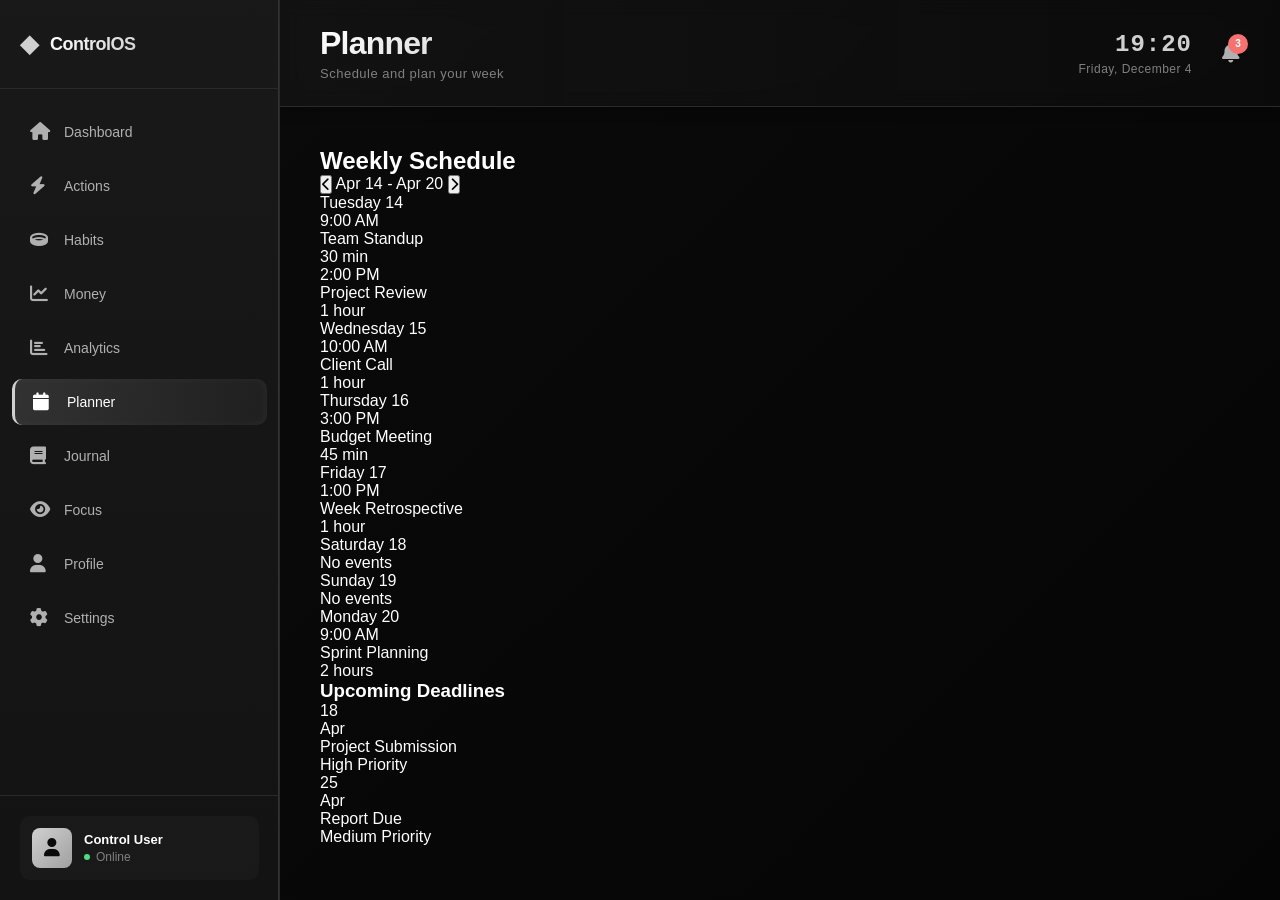
<file: planner.html>
<!DOCTYPE html>
<html lang="en">
<head>
    <meta charset="UTF-8">
    <meta name="viewport" content="width=device-width, initial-scale=1.0">
    <link rel="stylesheet" href="https://cdnjs.cloudflare.com/ajax/libs/font-awesome/6.4.0/css/all.min.css">
    <link rel="stylesheet" href="styles.css">
    <link rel="stylesheet" href="components.css">
    <link rel="stylesheet" href="animations.css">
</head>
<body>
    <div class="backdrop-glow"></div>

    <aside class="sidebar" id="sidebar">
        <div class="sidebar-header">
            <button class="sidebar-toggle" id="sidebarToggle"><i class="fas fa-bars"></i></button>
            <a href="index.html" class="logo">
                <div class="logo-icon">◆</div>
                <div class="logo-text">Control<span>OS</span></div>
            </a>
        </div>

        <nav class="sidebar-nav">
            <ul>
                <li><a href="index.html" class="nav-link"><i class="fas fa-home"></i><span>Dashboard</span></a></li>
                <li><a href="actions.html" class="nav-link"><i class="fas fa-bolt"></i><span>Actions</span></a></li>
                <li><a href="habits.html" class="nav-link"><i class="fas fa-ring"></i><span>Habits</span></a></li>
                <li><a href="money.html" class="nav-link"><i class="fas fa-chart-line"></i><span>Money</span></a></li>
                <li><a href="analytics.html" class="nav-link"><i class="fas fa-chart-bar"></i><span>Analytics</span></a></li>
                <li><a href="planner.html" class="nav-link active"><i class="fas fa-calendar"></i><span>Planner</span></a></li>
                <li><a href="journal.html" class="nav-link"><i class="fas fa-book"></i><span>Journal</span></a></li>
                <li><a href="focus.html" class="nav-link"><i class="fas fa-eye"></i><span>Focus</span></a></li>
                <li><a href="profile.html" class="nav-link"><i class="fas fa-user"></i><span>Profile</span></a></li>
                <li><a href="settings.html" class="nav-link"><i class="fas fa-cog"></i><span>Settings</span></a></li>
            </ul>
        </nav>

        <div class="sidebar-footer">
            <div class="user-profile">
                <div class="user-avatar"><i class="fas fa-user"></i></div>
                <div class="user-info">
                    <div class="user-name">Control User</div>
                    <div class="user-status"><span class="status-dot"></span>Online</div>
                </div>
            </div>
        </div>
    </aside>

    <div class="main-container">
        <div class="top-bar">
            <div class="top-bar-left">
                <h1 class="page-title">Planner</h1>
                <p class="page-subtitle">Schedule and plan your week</p>
            </div>
            <div class="top-bar-right">
                <div class="clock-widget">
                    <div class="time" id="liveTime">14:32</div>
                    <div class="date" id="liveDate">Tuesday, April 14</div>
                </div>
                <div class="notifications-bell">
                    <i class="fas fa-bell"></i>
                    <span class="badge">3</span>
                </div>
            </div>
        </div>

        <div class="content-area">
            <!-- PLANNER HEADER -->
            <div class="planner-header">
                <h2>Weekly Schedule</h2>
                <div class="week-nav">
                    <button class="week-btn"><i class="fas fa-chevron-left"></i></button>
                    <span>Apr 14 - Apr 20</span>
                    <button class="week-btn"><i class="fas fa-chevron-right"></i></button>
                </div>
            </div>

            <!-- SCHEDULE GRID -->
            <div class="schedule-grid">
                <div class="schedule-day">
                    <div class="day-header today">
                        <span class="day-name">Tuesday</span>
                        <span class="day-date">14</span>
                    </div>
                    <div class="day-events">
                        <div class="event-block">
                            <div class="event-time">9:00 AM</div>
                            <div class="event-title">Team Standup</div>
                            <div class="event-duration">30 min</div>
                        </div>
                        <div class="event-block">
                            <div class="event-time">2:00 PM</div>
                            <div class="event-title">Project Review</div>
                            <div class="event-duration">1 hour</div>
                        </div>
                    </div>
                </div>

                <div class="schedule-day">
                    <div class="day-header">
                        <span class="day-name">Wednesday</span>
                        <span class="day-date">15</span>
                    </div>
                    <div class="day-events">
                        <div class="event-block">
                            <div class="event-time">10:00 AM</div>
                            <div class="event-title">Client Call</div>
                            <div class="event-duration">1 hour</div>
                        </div>
                    </div>
                </div>

                <div class="schedule-day">
                    <div class="day-header">
                        <span class="day-name">Thursday</span>
                        <span class="day-date">16</span>
                    </div>
                    <div class="day-events">
                        <div class="event-block">
                            <div class="event-time">3:00 PM</div>
                            <div class="event-title">Budget Meeting</div>
                            <div class="event-duration">45 min</div>
                        </div>
                    </div>
                </div>

                <div class="schedule-day">
                    <div class="day-header">
                        <span class="day-name">Friday</span>
                        <span class="day-date">17</span>
                    </div>
                    <div class="day-events">
                        <div class="event-block">
                            <div class="event-time">1:00 PM</div>
                            <div class="event-title">Week Retrospective</div>
                            <div class="event-duration">1 hour</div>
                        </div>
                    </div>
                </div>

                <div class="schedule-day">
                    <div class="day-header">
                        <span class="day-name">Saturday</span>
                        <span class="day-date">18</span>
                    </div>
                    <div class="day-events">
                        <div class="event-empty">No events</div>
                    </div>
                </div>

                <div class="schedule-day">
                    <div class="day-header">
                        <span class="day-name">Sunday</span>
                        <span class="day-date">19</span>
                    </div>
                    <div class="day-events">
                        <div class="event-empty">No events</div>
                    </div>
                </div>

                <div class="schedule-day">
                    <div class="day-header">
                        <span class="day-name">Monday</span>
                        <span class="day-date">20</span>
                    </div>
                    <div class="day-events">
                        <div class="event-block">
                            <div class="event-time">9:00 AM</div>
                            <div class="event-title">Sprint Planning</div>
                            <div class="event-duration">2 hours</div>
                        </div>
                    </div>
                </div>
            </div>

            <!-- UPCOMING SECTION -->
            <div class="upcoming-section">
                <h3>Upcoming Deadlines</h3>
                <div class="deadlines-list">
                    <div class="deadline-item">
                        <div class="deadline-date">
                            <div class="date-day">18</div>
                            <div class="date-month">Apr</div>
                        </div>
                        <div class="deadline-info">
                            <div class="deadline-title">Project Submission</div>
                            <div class="deadline-meta">High Priority</div>
                        </div>
                    </div>
                    <div class="deadline-item">
                        <div class="deadline-date">
                            <div class="date-day">25</div>
                            <div class="date-month">Apr</div>
                        </div>
                        <div class="deadline-info">
                            <div class="deadline-title">Report Due</div>
                            <div class="deadline-meta">Medium Priority</div>
                        </div>
                    </div>
                </div>
            </div>
        </div>
    </div>

    <script src="script.js"></script>
</body>
</html>
</file>
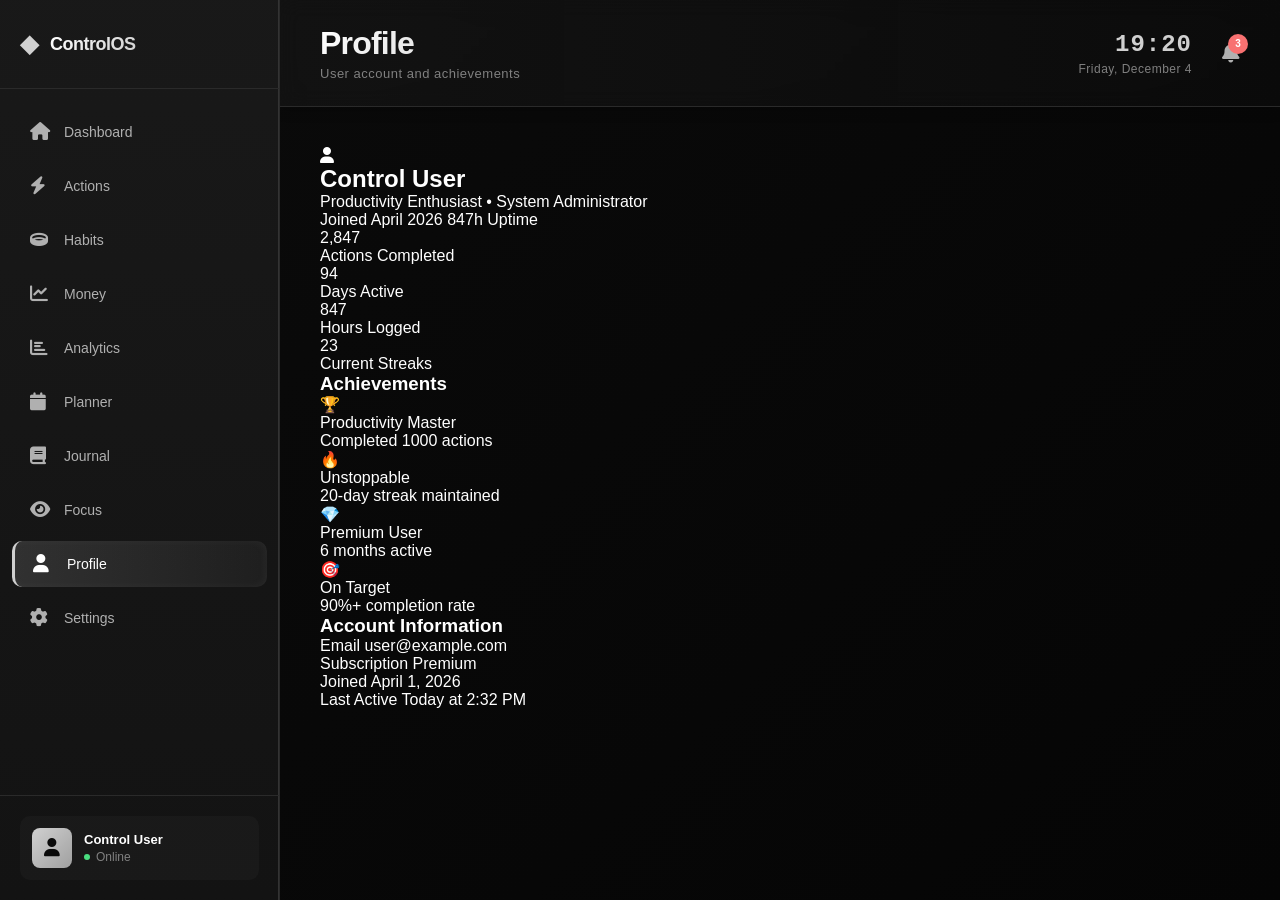
<file: profile.html>
<!DOCTYPE html>
<html lang="en">
<head>
    <meta charset="UTF-8">
    <meta name="viewport" content="width=device-width, initial-scale=1.0">
    <link rel="stylesheet" href="https://cdnjs.cloudflare.com/ajax/libs/font-awesome/6.4.0/css/all.min.css">
    <link rel="stylesheet" href="styles.css">
    <link rel="stylesheet" href="components.css">
    <link rel="stylesheet" href="animations.css">
</head>
<body>
    <div class="backdrop-glow"></div>

    <aside class="sidebar" id="sidebar">
        <div class="sidebar-header">
            <button class="sidebar-toggle" id="sidebarToggle"><i class="fas fa-bars"></i></button>
            <a href="index.html" class="logo">
                <div class="logo-icon">◆</div>
                <div class="logo-text">Control<span>OS</span></div>
            </a>
        </div>

        <nav class="sidebar-nav">
            <ul>
                <li><a href="index.html" class="nav-link"><i class="fas fa-home"></i><span>Dashboard</span></a></li>
                <li><a href="actions.html" class="nav-link"><i class="fas fa-bolt"></i><span>Actions</span></a></li>
                <li><a href="habits.html" class="nav-link"><i class="fas fa-ring"></i><span>Habits</span></a></li>
                <li><a href="money.html" class="nav-link"><i class="fas fa-chart-line"></i><span>Money</span></a></li>
                <li><a href="analytics.html" class="nav-link"><i class="fas fa-chart-bar"></i><span>Analytics</span></a></li>
                <li><a href="planner.html" class="nav-link"><i class="fas fa-calendar"></i><span>Planner</span></a></li>
                <li><a href="journal.html" class="nav-link"><i class="fas fa-book"></i><span>Journal</span></a></li>
                <li><a href="focus.html" class="nav-link"><i class="fas fa-eye"></i><span>Focus</span></a></li>
                <li><a href="profile.html" class="nav-link active"><i class="fas fa-user"></i><span>Profile</span></a></li>
                <li><a href="settings.html" class="nav-link"><i class="fas fa-cog"></i><span>Settings</span></a></li>
            </ul>
        </nav>

        <div class="sidebar-footer">
            <div class="user-profile">
                <div class="user-avatar"><i class="fas fa-user"></i></div>
                <div class="user-info">
                    <div class="user-name">Control User</div>
                    <div class="user-status"><span class="status-dot"></span>Online</div>
                </div>
            </div>
        </div>
    </aside>

    <div class="main-container">
        <div class="top-bar">
            <div class="top-bar-left">
                <h1 class="page-title">Profile</h1>
                <p class="page-subtitle">User account and achievements</p>
            </div>
            <div class="top-bar-right">
                <div class="clock-widget">
                    <div class="time" id="liveTime">14:32</div>
                    <div class="date" id="liveDate">Tuesday, April 14</div>
                </div>
                <div class="notifications-bell">
                    <i class="fas fa-bell"></i>
                    <span class="badge">3</span>
                </div>
            </div>
        </div>

        <div class="content-area">
            <!-- PROFILE HEADER -->
            <div class="profile-header-section">
                <div class="profile-avatar-large">
                    <i class="fas fa-user"></i>
                </div>
                <div class="profile-info">
                    <h2>Control User</h2>
                    <p>Productivity Enthusiast • System Administrator</p>
                    <div class="profile-meta">
                        <span>Joined April 2026</span>
                        <span>847h Uptime</span>
                    </div>
                </div>
            </div>

            <!-- STATS OVERVIEW -->
            <div class="profile-stats">
                <div class="profile-stat-card">
                    <div class="stat-count">2,847</div>
                    <div class="stat-title">Actions Completed</div>
                </div>
                <div class="profile-stat-card">
                    <div class="stat-count">94</div>
                    <div class="stat-title">Days Active</div>
                </div>
                <div class="profile-stat-card">
                    <div class="stat-count">847</div>
                    <div class="stat-title">Hours Logged</div>
                </div>
                <div class="profile-stat-card">
                    <div class="stat-count">23</div>
                    <div class="stat-title">Current Streaks</div>
                </div>
            </div>

            <!-- ACHIEVEMENTS -->
            <div class="achievements-section">
                <h3>Achievements</h3>
                <div class="achievements-grid">
                    <div class="achievement">
                        <div class="achievement-icon">🏆</div>
                        <div class="achievement-title">Productivity Master</div>
                        <div class="achievement-desc">Completed 1000 actions</div>
                    </div>
                    <div class="achievement">
                        <div class="achievement-icon">🔥</div>
                        <div class="achievement-title">Unstoppable</div>
                        <div class="achievement-desc">20-day streak maintained</div>
                    </div>
                    <div class="achievement">
                        <div class="achievement-icon">💎</div>
                        <div class="achievement-title">Premium User</div>
                        <div class="achievement-desc">6 months active</div>
                    </div>
                    <div class="achievement">
                        <div class="achievement-icon">🎯</div>
                        <div class="achievement-title">On Target</div>
                        <div class="achievement-desc">90%+ completion rate</div>
                    </div>
                </div>
            </div>

            <!-- ACCOUNT DETAILS -->
            <div class="account-details">
                <h3>Account Information</h3>
                <div class="details-grid">
                    <div class="detail-item">
                        <span class="detail-label">Email</span>
                        <span class="detail-value">user@example.com</span>
                    </div>
                    <div class="detail-item">
                        <span class="detail-label">Subscription</span>
                        <span class="detail-value">Premium</span>
                    </div>
                    <div class="detail-item">
                        <span class="detail-label">Joined</span>
                        <span class="detail-value">April 1, 2026</span>
                    </div>
                    <div class="detail-item">
                        <span class="detail-label">Last Active</span>
                        <span class="detail-value">Today at 2:32 PM</span>
                    </div>
                </div>
            </div>
        </div>
    </div>

    <script src="script.js"></script>
</body>
</html>
</file>
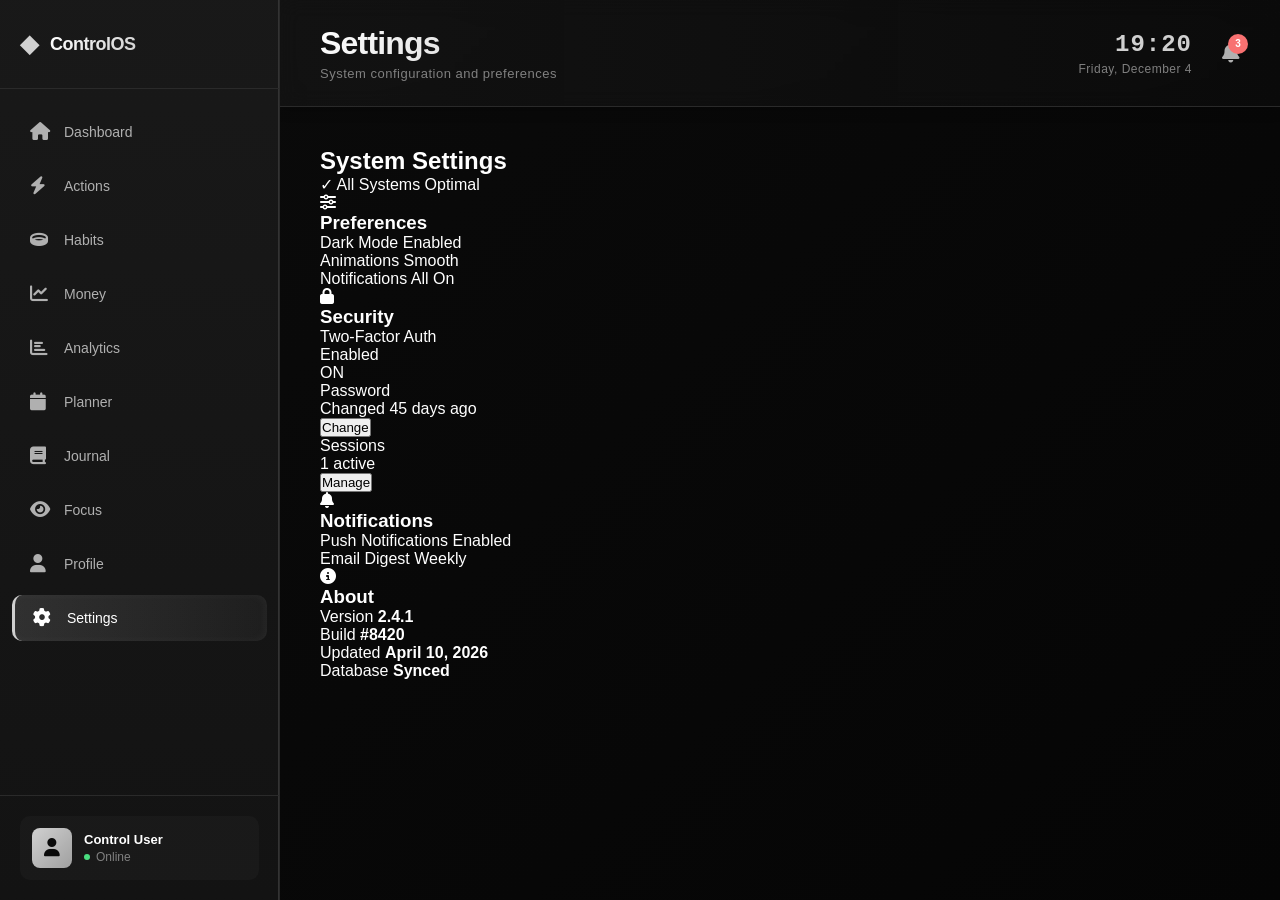
<file: settings.html>
<!DOCTYPE html>
<html lang="en">
<head>
    <meta charset="UTF-8">
    <meta name="viewport" content="width=device-width, initial-scale=1.0">
    <link rel="stylesheet" href="https://cdnjs.cloudflare.com/ajax/libs/font-awesome/6.4.0/css/all.min.css">
    <link rel="stylesheet" href="styles.css">
    <link rel="stylesheet" href="components.css">
    <link rel="stylesheet" href="animations.css">
</head>
<body>
    <div class="backdrop-glow"></div>

    <aside class="sidebar" id="sidebar">
        <div class="sidebar-header">
            <button class="sidebar-toggle" id="sidebarToggle"><i class="fas fa-bars"></i></button>
            <a href="index.html" class="logo">
                <div class="logo-icon">◆</div>
                <div class="logo-text">Control<span>OS</span></div>
            </a>
        </div>

        <nav class="sidebar-nav">
            <ul>
                <li><a href="index.html" class="nav-link"><i class="fas fa-home"></i><span>Dashboard</span></a></li>
                <li><a href="actions.html" class="nav-link"><i class="fas fa-bolt"></i><span>Actions</span></a></li>
                <li><a href="habits.html" class="nav-link"><i class="fas fa-ring"></i><span>Habits</span></a></li>
                <li><a href="money.html" class="nav-link"><i class="fas fa-chart-line"></i><span>Money</span></a></li>
                <li><a href="analytics.html" class="nav-link"><i class="fas fa-chart-bar"></i><span>Analytics</span></a></li>
                <li><a href="planner.html" class="nav-link"><i class="fas fa-calendar"></i><span>Planner</span></a></li>
                <li><a href="journal.html" class="nav-link"><i class="fas fa-book"></i><span>Journal</span></a></li>
                <li><a href="focus.html" class="nav-link"><i class="fas fa-eye"></i><span>Focus</span></a></li>
                <li><a href="profile.html" class="nav-link"><i class="fas fa-user"></i><span>Profile</span></a></li>
                <li><a href="settings.html" class="nav-link active"><i class="fas fa-cog"></i><span>Settings</span></a></li>
            </ul>
        </nav>

        <div class="sidebar-footer">
            <div class="user-profile">
                <div class="user-avatar"><i class="fas fa-user"></i></div>
                <div class="user-info">
                    <div class="user-name">Control User</div>
                    <div class="user-status"><span class="status-dot"></span>Online</div>
                </div>
            </div>
        </div>
    </aside>

    <div class="main-container">
        <div class="top-bar">
            <div class="top-bar-left">
                <h1 class="page-title">Settings</h1>
                <p class="page-subtitle">System configuration and preferences</p>
            </div>
            <div class="top-bar-right">
                <div class="clock-widget">
                    <div class="time" id="liveTime">14:32</div>
                    <div class="date" id="liveDate">Tuesday, April 14</div>
                </div>
                <div class="notifications-bell">
                    <i class="fas fa-bell"></i>
                    <span class="badge">3</span>
                </div>
            </div>
        </div>

        <div class="content-area">
            <!-- SETTINGS HEADER -->
            <div class="settings-header-minimal">
                <h2>System Settings</h2>
                <div class="system-status-badge">
                    <span class="check-icon">✓</span>
                    All Systems Optimal
                </div>
            </div>

            <!-- SETTINGS MODULES -->
            <div class="settings-modules">
                <div class="settings-module">
                    <div class="module-header">
                        <i class="fas fa-sliders-h"></i>
                        <h3>Preferences</h3>
                    </div>
                    <div class="settings-list">
                        <div class="setting-control">
                            <div class="setting-label">
                                <span>Dark Mode</span>
                                <span class="setting-hint">Enabled</span>
                            </div>
                            <div class="toggle-control active"></div>
                        </div>
                        <div class="setting-control">
                            <div class="setting-label">
                                <span>Animations</span>
                                <span class="setting-hint">Smooth</span>
                            </div>
                            <div class="toggle-control active"></div>
                        </div>
                        <div class="setting-control">
                            <div class="setting-label">
                                <span>Notifications</span>
                                <span class="setting-hint">All On</span>
                            </div>
                            <div class="toggle-control active"></div>
                        </div>
                    </div>
                </div>

                <div class="settings-module">
                    <div class="module-header">
                        <i class="fas fa-lock"></i>
                        <h3>Security</h3>
                    </div>
                    <div class="security-list">
                        <div class="security-item">
                            <div class="security-left">
                                <div class="security-title">Two-Factor Auth</div>
                                <div class="security-desc">Enabled</div>
                            </div>
                            <span class="badge-on">ON</span>
                        </div>
                        <div class="security-item">
                            <div class="security-left">
                                <div class="security-title">Password</div>
                                <div class="security-desc">Changed 45 days ago</div>
                            </div>
                            <button class="btn-change">Change</button>
                        </div>
                        <div class="security-item">
                            <div class="security-left">
                                <div class="security-title">Sessions</div>
                                <div class="security-desc">1 active</div>
                            </div>
                            <button class="btn-change">Manage</button>
                        </div>
                    </div>
                </div>

                <div class="settings-module">
                    <div class="module-header">
                        <i class="fas fa-bell"></i>
                        <h3>Notifications</h3>
                    </div>
                    <div class="settings-list">
                        <div class="setting-control">
                            <div class="setting-label">
                                <span>Push Notifications</span>
                                <span class="setting-hint">Enabled</span>
                            </div>
                            <div class="toggle-control active"></div>
                        </div>
                        <div class="setting-control">
                            <div class="setting-label">
                                <span>Email Digest</span>
                                <span class="setting-hint">Weekly</span>
                            </div>
                            <div class="toggle-control active"></div>
                        </div>
                    </div>
                </div>

                <div class="settings-module">
                    <div class="module-header">
                        <i class="fas fa-info-circle"></i>
                        <h3>About</h3>
                    </div>
                    <div class="about-list">
                        <div class="about-item">
                            <span>Version</span>
                            <strong>2.4.1</strong>
                        </div>
                        <div class="about-item">
                            <span>Build</span>
                            <strong>#8420</strong>
                        </div>
                        <div class="about-item">
                            <span>Updated</span>
                            <strong>April 10, 2026</strong>
                        </div>
                        <div class="about-item">
                            <span>Database</span>
                            <strong>Synced</strong>
                        </div>
                    </div>
                </div>
            </div>
        </div>
    </div>

    <script src="script.js"></script>
</body>
</html>
</file>
<file: styles.css>
* {
    margin: 0;
    padding: 0;
    box-sizing: border-box;
}

:root {
    --bg-dark: #0a0a0a;
    --bg-darker: #050505;
    --bg-light: #1a1a1a;
    --bg-lighter: #2a2a2a;
    --bg-card: #141414;
    --text-primary: #ffffff;
    --text-secondary: #b0b0b0;
    --text-tertiary: #808080;
    --border-color: #2a2a2a;
    --border-light: #333333;
    --accent-silver: #d0d0d0;
    --accent-glow: rgba(208, 208, 208, 0.1);
    --success: #4ade80;
    --warning: #facc15;
    --error: #f87171;
    --info: #60a5fa;

    --shadow-sm: 0 2px 4px rgba(0, 0, 0, 0.4);
    --shadow-md: 0 4px 12px rgba(0, 0, 0, 0.5);
    --shadow-lg: 0 8px 24px rgba(0, 0, 0, 0.6);
    --shadow-xl: 0 12px 40px rgba(0, 0, 0, 0.7);
    --shadow-glow: 0 0 20px rgba(208, 208, 208, 0.1);

    --transition-fast: 0.2s cubic-bezier(0.4, 0, 0.2, 1);
    --transition-normal: 0.3s cubic-bezier(0.4, 0, 0.2, 1);
    --transition-smooth: 0.5s cubic-bezier(0.4, 0, 0.2, 1);
}

html {
    scroll-behavior: smooth;
}

body {
    font-family: -apple-system, BlinkMacSystemFont, 'Segoe UI', Roboto, 'Helvetica Neue', sans-serif;
    background: linear-gradient(135deg, var(--bg-dark) 0%, var(--bg-darker) 100%);
    color: var(--text-primary);
    min-height: 100vh;
    display: flex;
    overflow: hidden;
}

.backdrop-glow {
    position: fixed;
    top: -50%;
    right: -50%;
    width: 200%;
    height: 200%;
    background: radial-gradient(circle, rgba(208, 208, 208, 0.03) 0%, transparent 70%);
    pointer-events: none;
    z-index: 0;
}

/* SIDEBAR */
.sidebar {
    width: 280px;
    background: linear-gradient(180deg, rgba(26, 26, 26, 0.95) 0%, rgba(20, 20, 20, 0.95) 100%);
    backdrop-filter: blur(10px);
    border-right: 1px solid var(--border-color);
    padding: 0;
    position: fixed;
    height: 100vh;
    display: flex;
    flex-direction: column;
    z-index: 100;
    box-shadow: inset -1px 0 0 var(--border-light);
}

.sidebar-header {
    padding: 30px 20px;
    border-bottom: 1px solid var(--border-color);
    display: flex;
    align-items: center;
    gap: 12px;
}

.sidebar-toggle {
    display: none;
    background: none;
    border: none;
    color: var(--text-primary);
    font-size: 20px;
    cursor: pointer;
}

.logo {
    display: flex;
    align-items: center;
    gap: 10px;
    flex: 1;
    text-decoration: none;
    transition: all var(--transition-normal);
}

.logo:hover {
    opacity: 0.8;
}

.logo-icon {
    font-size: 24px;
    color: var(--accent-silver);
    font-weight: bold;
    letter-spacing: 2px;
}

.logo-text {
    font-size: 18px;
    font-weight: 800;
    letter-spacing: -0.5px;
    background: linear-gradient(135deg, #ffffff 0%, var(--accent-silver) 100%);
    -webkit-background-clip: text;
    -webkit-text-fill-color: transparent;
    background-clip: text;
}

.logo-text span {
    color: var(--accent-silver);
}

.sidebar-nav {
    flex: 1;
    padding: 20px 12px;
}

.sidebar-nav ul {
    list-style: none;
}

.sidebar-nav li {
    margin-bottom: 8px;
}

.nav-link {
    display: flex;
    align-items: center;
    gap: 14px;
    padding: 14px 18px;
    color: var(--text-secondary);
    text-decoration: none;
    border-radius: 10px;
    transition: all var(--transition-normal);
    position: relative;
    font-weight: 500;
    font-size: 14px;
}

.nav-link i {
    font-size: 18px;
    min-width: 20px;
    transition: all var(--transition-normal);
}

.nav-link:hover {
    color: var(--text-primary);
    background: rgba(208, 208, 208, 0.08);
    padding-left: 24px;
}

.nav-link.active {
    color: var(--text-primary);
    background: linear-gradient(90deg, rgba(208, 208, 208, 0.15) 0%, rgba(208, 208, 208, 0.05) 100%);
    border-left: 3px solid var(--accent-silver);
    padding-left: 18px;
    box-shadow: inset -2px 0 8px rgba(208, 208, 208, 0.05);
}

.sidebar-footer {
    padding: 20px;
    border-top: 1px solid var(--border-color);
}

.user-profile {
    display: flex;
    align-items: center;
    gap: 12px;
    padding: 12px;
    background: rgba(208, 208, 208, 0.03);
    border-radius: 10px;
    transition: all var(--transition-normal);
    cursor: pointer;
}

.user-profile:hover {
    background: rgba(208, 208, 208, 0.08);
}

.user-avatar {
    width: 40px;
    height: 40px;
    border-radius: 8px;
    background: linear-gradient(135deg, var(--accent-silver) 0%, #a0a0a0 100%);
    display: flex;
    align-items: center;
    justify-content: center;
    color: var(--bg-dark);
    font-size: 18px;
    flex-shrink: 0;
}

.user-info {
    flex: 1;
}

.user-name {
    font-size: 13px;
    font-weight: 600;
    color: var(--text-primary);
}

.user-status {
    font-size: 12px;
    color: var(--text-tertiary);
    display: flex;
    align-items: center;
    gap: 6px;
    margin-top: 3px;
}

.status-dot {
    width: 6px;
    height: 6px;
    border-radius: 50%;
    background: var(--success);
    animation: pulse 2s ease-in-out infinite;
}

/* MAIN CONTAINER */
.main-container {
    margin-left: 280px;
    flex: 1;
    display: flex;
    flex-direction: column;
    background: linear-gradient(135deg, var(--bg-dark) 0%, var(--bg-darker) 100%);
    position: relative;
    z-index: 1;
    overflow: hidden;
}

/* TOP BAR */
.top-bar {
    padding: 25px 40px;
    border-bottom: 1px solid var(--border-color);
    display: flex;
    justify-content: space-between;
    align-items: center;
    background: linear-gradient(90deg, rgba(26, 26, 26, 0.5) 0%, rgba(20, 20, 20, 0.3) 100%);
    backdrop-filter: blur(10px);
    box-shadow: 0 2px 12px rgba(0, 0, 0, 0.3);
}

.top-bar-left h1 {
    font-size: 32px;
    font-weight: 800;
    letter-spacing: -0.8px;
    margin-bottom: 4px;
    background: linear-gradient(135deg, #ffffff 0%, var(--accent-silver) 100%);
    -webkit-background-clip: text;
    -webkit-text-fill-color: transparent;
    background-clip: text;
}

.top-bar-left p {
    font-size: 13px;
    color: var(--text-tertiary);
    letter-spacing: 0.5px;
}

.top-bar-right {
    display: flex;
    align-items: center;
    gap: 30px;
}

.clock-widget {
    text-align: right;
}

.time {
    font-size: 24px;
    font-weight: 700;
    color: var(--accent-silver);
    font-family: 'Monaco', 'Courier New', monospace;
    letter-spacing: 1px;
}

.date {
    font-size: 12px;
    color: var(--text-tertiary);
    letter-spacing: 0.5px;
    margin-top: 4px;
}

.notifications-bell {
    position: relative;
    font-size: 20px;
    color: var(--text-secondary);
    cursor: pointer;
    transition: all var(--transition-normal);
}

.notifications-bell:hover {
    color: var(--accent-silver);
    transform: scale(1.1);
}

.badge {
    position: absolute;
    top: -8px;
    right: -8px;
    width: 20px;
    height: 20px;
    background: var(--error);
    border-radius: 50%;
    display: flex;
    align-items: center;
    justify-content: center;
    font-size: 10px;
    font-weight: 700;
    color: white;
}

/* CONTENT AREA */
.content-area {
    flex: 1;
    overflow-y: auto;
    padding: 40px;
}

/* RESPONSIVE */
@media (max-width: 1024px) {
    .sidebar {
        width: 240px;
    }

    .main-container {
        margin-left: 240px;
    }

    .content-area {
        padding: 30px;
    }
}

@media (max-width: 768px) {
    .sidebar {
        width: 0;
        transition: width var(--transition-smooth);
        left: -280px;
    }

    .sidebar.active {
        width: 280px;
        left: 0;
        z-index: 1000;
    }

    .main-container {
        margin-left: 0;
    }

    .sidebar-toggle {
        display: block;
    }

    .top-bar {
        padding: 20px;
        flex-wrap: wrap;
        gap: 15px;
    }

    .top-bar-right {
        gap: 15px;
    }

    .content-area {
        padding: 20px;
    }
}

@media (max-width: 480px) {
    .top-bar-left h1 {
        font-size: 24px;
    }

    .top-bar {
        padding: 15px;
    }

    .content-area {
        padding: 15px;
    }
}

/* SCROLLBAR */
::-webkit-scrollbar {
    width: 10px;
}

::-webkit-scrollbar-track {
    background: transparent;
}

::-webkit-scrollbar-thumb {
    background: var(--border-light);
    border-radius: 5px;
    transition: background var(--transition-normal);
}

::-webkit-scrollbar-thumb:hover {
    background: var(--border-color);
}

@keyframes pulse {
    0%, 100% {
        opacity: 1;
    }
    50% {
        opacity: 0.5;
    }
}
</file>
<file: components.css>
/* DASHBOARD COMPONENTS */

.dashboard-hero-cinematic {
    background: linear-gradient(135deg, rgba(96, 165, 250, 0.08) 0%, rgba(30, 58, 138, 0.05) 100%);
    border: 1px solid rgba(96, 165, 250, 0.2);
    border-radius: 16px;
    padding: 50px;
    display: grid;
    grid-template-columns: 1.5fr 1fr;
    gap: 50px;
    position: relative;
    overflow: hidden;
    margin-bottom: 50px;
}

.hero-pulse-ring {
    position: absolute;
    top: -100px;
    right: -100px;
    width: 400px;
    height: 400px;
    border: 2px solid rgba(96, 165, 250, 0.1);
    border-radius: 50%;
    animation: pulse-ring 4s ease-out infinite;
}

@keyframes pulse-ring {
    0% {
        transform: scale(1);
        opacity: 1;
    }
    100% {
        transform: scale(1.3);
        opacity: 0;
    }
}

.hero-main-panel {
    position: relative;
    z-index: 2;
}

.hero-status-row {
    display: flex;
    justify-content: space-between;
    align-items: center;
    margin-bottom: 40px;
}

.hero-status-row h2 {
    font-size: 42px;
    font-weight: 800;
    letter-spacing: -1px;
}

.hero-live-indicator {
    display: flex;
    align-items: center;
    gap: 10px;
    font-size: 13px;
    font-weight: 700;
    text-transform: uppercase;
    letter-spacing: 1px;
    color: var(--success);
}

.pulse-dot {
    width: 10px;
    height: 10px;
    border-radius: 50%;
    background: var(--success);
    animation: pulse 2s ease-in-out infinite;
    box-shadow: 0 0 12px var(--success);
}

.hero-system-metrics {
    display: grid;
    grid-template-columns: repeat(2, 1fr);
    gap: 24px;
}

.metric-block {
    display: flex;
    flex-direction: column;
    gap: 8px;
}

.metric-label {
    font-size: 11px;
    color: var(--text-tertiary);
    text-transform: uppercase;
    letter-spacing: 1px;
    font-weight: 600;
}

.metric-value {
    font-size: 28px;
    font-weight: 800;
    color: var(--accent-silver);
}

.hero-radial-section {
    display: flex;
    align-items: center;
    justify-content: center;
    position: relative;
    z-index: 1;
}

.radial-progress-container {
    position: relative;
    width: 200px;
    height: 200px;
}

.radial-svg {
    width: 100%;
    height: 100%;
    transform: rotate(-90deg);
}

.radial-bg {
    fill: none;
    stroke: var(--border-light);
    stroke-width: 6;
}

.radial-progress {
    fill: none;
    stroke: var(--accent-silver);
    stroke-width: 6;
    stroke-linecap: round;
    stroke-dasharray: 502.65;
    stroke-dashoffset: calc(502.65 - (502.65 * var(--progress, 0) / 100));
    transition: stroke-dashoffset 1.2s ease;
    filter: drop-shadow(0 0 15px rgba(208, 208, 208, 0.3));
}

.radial-center {
    position: absolute;
    top: 50%;
    left: 50%;
    transform: translate(-50%, -50%);
    text-align: center;
}

.radial-value {
    font-size: 44px;
    font-weight: 800;
    color: var(--accent-silver);
}

.radial-label {
    font-size: 12px;
    color: var(--text-tertiary);
    text-transform: uppercase;
    letter-spacing: 1px;
    margin-top: 4px;
}

.dashboard-grid-layout {
    display: grid;
    grid-template-columns: 2fr 1fr;
    gap: 30px;
    margin-bottom: 40px;
}

.dashboard-overview-card {
    background: linear-gradient(135deg, rgba(42, 42, 42, 0.3) 0%, rgba(20, 20, 20, 0.4) 100%);
    border: 1px solid var(--border-color);
    border-radius: 12px;
    padding: 32px;
    transition: all var(--transition-smooth);
}

.dashboard-overview-card:hover {
    border-color: var(--border-light);
    box-shadow: var(--shadow-lg);
}

.overview-header {
    margin-bottom: 32px;
}

.overview-header h3 {
    font-size: 16px;
    font-weight: 700;
    display: flex;
    align-items: center;
    gap: 10px;
}

.overview-header i {
    color: var(--accent-silver);
    font-size: 18px;
}

.overview-timeline {
    display: flex;
    flex-direction: column;
    gap: 20px;
}

.timeline-marker {
    display: flex;
    gap: 16px;
    padding-left: 12px;
    position: relative;
}

.marker-dot {
    width: 12px;
    height: 12px;
    border-radius: 50%;
    background: var(--accent-silver);
    flex-shrink: 0;
    margin-top: 4px;
    box-shadow: 0 0 12px rgba(208, 208, 208, 0.4);
}

.marker-content {
    flex: 1;
}

.marker-title {
    font-size: 14px;
    color: var(--text-primary);
    font-weight: 500;
}

.marker-time {
    font-size: 12px;
    color: var(--text-tertiary);
    margin-top: 4px;
}

.dashboard-stats-grid {
    display: grid;
    grid-template-columns: repeat(2, 1fr);
    gap: 16px;
}

.stat-tile {
    background: linear-gradient(135deg, rgba(42, 42, 42, 0.3) 0%, rgba(20, 20, 20, 0.4) 100%);
    border: 1px solid var(--border-color);
    border-radius: 12px;
    padding: 24px;
    display: flex;
    align-items: center;
    gap: 16px;
    transition: all var(--transition-normal);
}

.stat-tile:hover {
    border-color: var(--border-light);
    transform: translateY(-4px);
    box-shadow: var(--shadow-md);
}

.stat-icon {
    font-size: 32px;
    color: var(--accent-silver);
    width: 60px;
    height: 60px;
    display: flex;
    align-items: center;
    justify-content: center;
    background: rgba(208, 208, 208, 0.08);
    border-radius: 10px;
    flex-shrink: 0;
}

.stat-data {
    display: flex;
    flex-direction: column;
    gap: 4px;
}

.stat-value {
    font-size: 28px;
    font-weight: 800;
    color: var(--accent-silver);
}

.stat-label {
    font-size: 12px;
    color: var(--text-tertiary);
    text-transform: uppercase;
    letter-spacing: 0.5px;
}

.dashboard-health-monitor {
    background: linear-gradient(135deg, rgba(42, 42, 42, 0.3) 0%, rgba(20, 20, 20, 0.4) 100%);
    border: 1px solid var(--border-color);
    border-radius: 12px;
    padding: 32px;
    grid-column: 1 / -1;
    transition: all var(--transition-smooth);
}

.dashboard-health-monitor:hover {
    border-color: var(--border-light);
    box-shadow: var(--shadow-lg);
}

.health-header {
    margin-bottom: 28px;
}

.health-header h3 {
    font-size: 16px;
    font-weight: 700;
    display: flex;
    align-items: center;
    gap: 10px;
}

.health-header i {
    color: var(--accent-silver);
    font-size: 18px;
}

.health-indicators {
    display: flex;
    flex-direction: column;
    gap: 20px;
}

.health-item {
    display: flex;
    align-items: center;
    gap: 16px;
}

.health-name {
    width: 70px;
    font-size: 13px;
    color: var(--text-secondary);
    font-weight: 600;
}

.health-bar {
    flex: 1;
    height: 8px;
    background: var(--border-light);
    border-radius: 4px;
    overflow: hidden;
}

.health-fill {
    height: 100%;
    background: linear-gradient(90deg, var(--accent-silver) 0%, #a0a0a0 100%);
    border-radius: 4px;
    transition: width 0.8s ease;
}

.health-pct {
    width: 50px;
    text-align: right;
    font-size: 13px;
    font-weight: 700;
    color: var(--accent-silver);
}

/* QUICK ACCESS */
.quick-access-section {
    margin-top: 50px;
}

.quick-access-section h3 {
    font-size: 18px;
    font-weight: 700;
    margin-bottom: 20px;
    color: var(--text-primary);
}

.quick-links-grid {
    display: grid;
    grid-template-columns: repeat(auto-fit, minmax(150px, 1fr));
    gap: 16px;
}

.quick-link-card {
    display: flex;
    flex-direction: column;
    align-items: center;
    justify-content: center;
    padding: 24px;
    background: linear-gradient(135deg, rgba(42, 42, 42, 0.3) 0%, rgba(20, 20, 20, 0.4) 100%);
    border: 1px solid var(--border-color);
    border-radius: 12px;
    text-decoration: none;
    color: var(--text-primary);
    gap: 12px;
    transition: all var(--transition-normal);
}

.quick-link-card:hover {
    border-color: var(--border-light);
    transform: translateY(-4px);
    box-shadow: var(--shadow-lg);
}

.quick-link-card i {
    font-size: 28px;
    color: var(--accent-silver);
}

.quick-link-card span {
    font-size: 13px;
    font-weight: 600;
    text-align: center;
}

/* ACTIONS COMPONENTS */

.actions-command-header {
    background: linear-gradient(135deg, rgba(249, 115, 22, 0.08) 0%, rgba(92, 51, 23, 0.05) 100%);
    border: 1px solid rgba(249, 115, 22, 0.2);
    border-radius: 16px;
    padding: 36px;
    display: flex;
    justify-content: space-between;
    align-items: center;
    margin-bottom: 40px;
}

.command-alert {
    flex: 1;
}

.command-alert h2 {
    font-size: 36px;
    font-weight: 800;
    margin-bottom: 12px;
}

.active-count {
    display: flex;
    align-items: center;
    gap: 8px;
    font-size: 13px;
    font-weight: 700;
    text-transform: uppercase;
    letter-spacing: 1px;
    color: var(--warning);
}

.pulse-indicator {
    width: 8px;
    height: 8px;
    border-radius: 50%;
    background: var(--warning);
    animation: pulse 1s ease-in-out infinite;
}

.priority-summary {
    display: flex;
    gap: 12px;
}

.priority-box {
    padding: 14px 18px;
    border-radius: 8px;
    text-align: center;
    background: rgba(255, 255, 255, 0.05);
    border: 1px solid rgba(255, 255, 255, 0.1);
}

.priority-box.high {
    border-color: rgba(244, 67, 54, 0.3);
    background: rgba(244, 67, 54, 0.08);
}

.priority-box.high .priority-count {
    color: var(--error);
}

.priority-box.medium {
    border-color: rgba(255, 193, 7, 0.3);
    background: rgba(255, 193, 7, 0.08);
}

.priority-box.medium .priority-count {
    color: var(--warning);
}

.priority-box.low {
    border-color: rgba(76, 175, 80, 0.3);
    background: rgba(76, 175, 80, 0.08);
}

.priority-box.low .priority-count {
    color: var(--success);
}

.priority-count {
    display: block;
    font-size: 22px;
    font-weight: 800;
    margin-bottom: 4px;
}

.priority-label {
    display: block;
    font-size: 10px;
    color: var(--text-tertiary);
    text-transform: uppercase;
    letter-spacing: 0.5px;
}

.task-queue-container {
    display: flex;
    flex-direction: column;
    gap: 12px;
    margin-bottom: 40px;
}

.task-queue-item {
    display: flex;
    align-items: center;
    gap: 14px;
    padding: 18px 20px;
    background: linear-gradient(135deg, rgba(42, 42, 42, 0.3) 0%, rgba(20, 20, 20, 0.4) 100%);
    border: 1px solid var(--border-color);
    border-radius: 10px;
    transition: all var(--transition-normal);
}

.task-queue-item:hover {
    border-color: var(--border-light);
    background: linear-gradient(135deg, rgba(50, 50, 50, 0.4) 0%, rgba(25, 25, 25, 0.5) 100%);
    transform: translateX(6px);
}

.task-priority-bar {
    width: 5px;
    height: 50px;
    border-radius: 2px;
    flex-shrink: 0;
}

.task-priority-bar.high {
    background: var(--error);
}

.task-priority-bar.medium {
    background: var(--warning);
}

.task-priority-bar.low {
    background: var(--success);
}

.task-details {
    flex: 1;
}

.task-title {
    font-size: 15px;
    font-weight: 600;
    color: var(--text-primary);
    margin-bottom: 4px;
}

.task-deadline {
    font-size: 12px;
    color: var(--text-tertiary);
}

.task-progress-inline {
    display: flex;
    align-items: center;
    gap: 10px;
    flex: 0 0 auto;
}

.progress-mini {
    width: 80px;
    height: 5px;
    background: var(--border-light);
    border-radius: 2.5px;
    overflow: hidden;
}

.progress-fill {
    height: 100%;
    background: var(--accent-silver);
    border-radius: 2.5px;
}

.task-progress-inline span {
    font-size: 12px;
    color: var(--text-secondary);
    font-weight: 600;
    min-width: 30px;
}

.task-action-btn {
    width: 38px;
    height: 38px;
    border-radius: 8px;
    background: rgba(208, 208, 208, 0.08);
    border: 1px solid var(--border-color);
    color: var(--accent-silver);
    cursor: pointer;
    display: flex;
    align-items: center;
    justify-content: center;
    transition: all var(--transition-normal);
    font-size: 16px;
    flex-shrink: 0;
}

.task-action-btn:hover {
    background: rgba(208, 208, 208, 0.15);
    border-color: var(--border-light);
    transform: scale(1.08);
}

.actions-metrics-row {
    display: grid;
    grid-template-columns: repeat(3, 1fr);
    gap: 20px;
    margin-top: 20px;
}

.action-metric-card {
    padding: 24px;
    background: linear-gradient(135deg, rgba(42, 42, 42, 0.3) 0%, rgba(20, 20, 20, 0.4) 100%);
    border: 1px solid var(--border-color);
    border-radius: 12px;
    text-align: center;
    transition: all var(--transition-normal);
}

.action-metric-card:hover {
    border-color: var(--border-light);
    transform: translateY(-4px);
    box-shadow: var(--shadow-lg);
}

.metric-top {
    display: flex;
    align-items: center;
    justify-content: center;
    gap: 12px;
    margin-bottom: 12px;
}

.metric-top i {
    font-size: 28px;
    color: var(--accent-silver);
}

.metric-num {
    font-size: 32px;
    font-weight: 800;
    color: var(--accent-silver);
}

.metric-name {
    font-size: 12px;
    color: var(--text-tertiary);
    text-transform: uppercase;
    letter-spacing: 0.5px;
}

/* HABITS COMPONENTS */

.habit-tracker-header {
    background: linear-gradient(135deg, rgba(168, 85, 247, 0.08) 0%, rgba(88, 28, 135, 0.05) 100%);
    border: 1px solid rgba(168, 85, 247, 0.2);
    border-radius: 16px;
    padding: 36px;
    display: flex;
    justify-content: space-between;
    align-items: center;
    margin-bottom: 40px;
}

.tracker-title h2 {
    font-size: 36px;
    font-weight: 800;
    margin-bottom: 8px;
}

.tracker-title p {
    font-size: 13px;
    color: var(--text-tertiary);
}

.tracker-stats {
    display: flex;
    gap: 40px;
}

.tracker-stat {
    display: flex;
    flex-direction: column;
    align-items: center;
    gap: 8px;
}

.tracker-num {
    font-size: 32px;
    font-weight: 800;
    color: var(--accent-silver);
}

.tracker-label {
    font-size: 12px;
    color: var(--text-tertiary);
    text-transform: uppercase;
    letter-spacing: 0.5px;
}

.habits-container {
    display: grid;
    grid-template-columns: repeat(auto-fit, minmax(300px, 1fr));
    gap: 24px;
}

.habit-tracking-card {
    background: linear-gradient(135deg, rgba(42, 42, 42, 0.3) 0%, rgba(20, 20, 20, 0.4) 100%);
    border: 1px solid var(--border-color);
    border-radius: 12px;
    padding: 28px;
    transition: all var(--transition-smooth);
}

.habit-tracking-card:hover {
    border-color: var(--border-light);
    box-shadow: var(--shadow-lg), var(--shadow-glow);
    transform: translateY(-6px);
}

.habit-header-section {
    display: flex;
    align-items: center;
    gap: 16px;
    margin-bottom: 24px;
    padding-bottom: 20px;
    border-bottom: 1px solid var(--border-color);
}

.habit-icon-circle {
    width: 52px;
    height: 52px;
    border-radius: 10px;
    background: rgba(208, 208, 208, 0.1);
    display: flex;
    align-items: center;
    justify-content: center;
    font-size: 26px;
    color: var(--accent-silver);
    flex-shrink: 0;
}

.habit-title-section h3 {
    font-size: 18px;
    font-weight: 700;
    margin-bottom: 4px;
}

.habit-title-section p {
    font-size: 12px;
    color: var(--text-tertiary);
}

.habit-body-section {
    display: flex;
    flex-direction: column;
    gap: 18px;
}

.streak-display {
    display: flex;
    justify-content: center;
}

.streak-badge {
    padding: 8px 16px;
    background: rgba(208, 208, 208, 0.1);
    border: 1px solid var(--border-color);
    border-radius: 8px;
    font-size: 13px;
    font-weight: 700;
    color: var(--accent-silver);
}

.week-dots {
    display: flex;
    gap: 8px;
    justify-content: space-between;
}

.day-check {
    width: 32px;
    height: 32px;
    border-radius: 6px;
    background: var(--border-light);
    transition: all var(--transition-normal);
    cursor: pointer;
}

.day-check.done {
    background: var(--success);
    box-shadow: 0 0 12px rgba(74, 222, 128, 0.3);
}

.day-check:hover {
    transform: scale(1.1);
}

.habit-progress-large {
    display: flex;
    flex-direction: column;
    gap: 8px;
}

.progress-track {
    height: 10px;
    background: var(--border-light);
    border-radius: 5px;
    overflow: hidden;
}

.progress-bar-fill {
    height: 100%;
    background: linear-gradient(90deg, var(--accent-silver) 0%, #a0a0a0 100%);
    border-radius: 5px;
    transition: width 0.8s ease;
}

.progress-text {
    font-size: 12px;
    color: var(--text-tertiary);
    text-align: center;
}

/* MONEY COMPONENTS */

.finance-cockpit-display {
    background: linear-gradient(135deg, rgba(34, 197, 94, 0.08) 0%, rgba(20, 83, 56, 0.05) 100%);
    border: 1px solid rgba(34, 197, 94, 0.2);
    border-radius: 16px;
    padding: 50px;
    text-align: center;
    margin-bottom: 40px;
}

.balance-main {
    margin-bottom: 32px;
}

.balance-label {
    display: block;
    font-size:
</file>
<file: animations.css>
@keyframes fadeIn {
    from {
        opacity: 0;
        transform: translateY(10px);
    }
    to {
        opacity: 1;
        transform: translateY(0);
    }
}

@keyframes slideIn {
    from {
        opacity: 0;
        transform: translateX(-20px);
    }
    to {
        opacity: 1;
        transform: translateX(0);
    }
}

@keyframes pulse {
    0%, 100% {
        opacity: 1;
    }
    50% {
        opacity: 0.5;
    }
}

@keyframes glow {
    0%, 100% {
        box-shadow: 0 0 20px rgba(208, 208, 208, 0.1);
    }
    50% {
        box-shadow: 0 0 40px rgba(208, 208, 208, 0.2);
    }
}

@keyframes pulse-ring {
    0% {
        transform: scale(1);
        opacity: 1;
    }
    100% {
        transform: scale(1.3);
        opacity: 0;
    }
}

.animate-fadeIn {
    animation: fadeIn 0.6s ease forwards;
}

.animate-slideIn {
    animation: slideIn 0.5s ease forwards;
}

.animate-pulse {
    animation: pulse 2s ease-in-out infinite;
}

.page-section {
    opacity: 0;
}

.page-section.active {
    opacity: 1;
    animation: fadeIn 0.5s ease-out;
}

::selection {
    background: var(--accent-silver);
    color: var(--bg-dark);
}

::-moz-selection {
    background: var(--accent-silver);
    color: var(--bg-dark);
}
</file>
